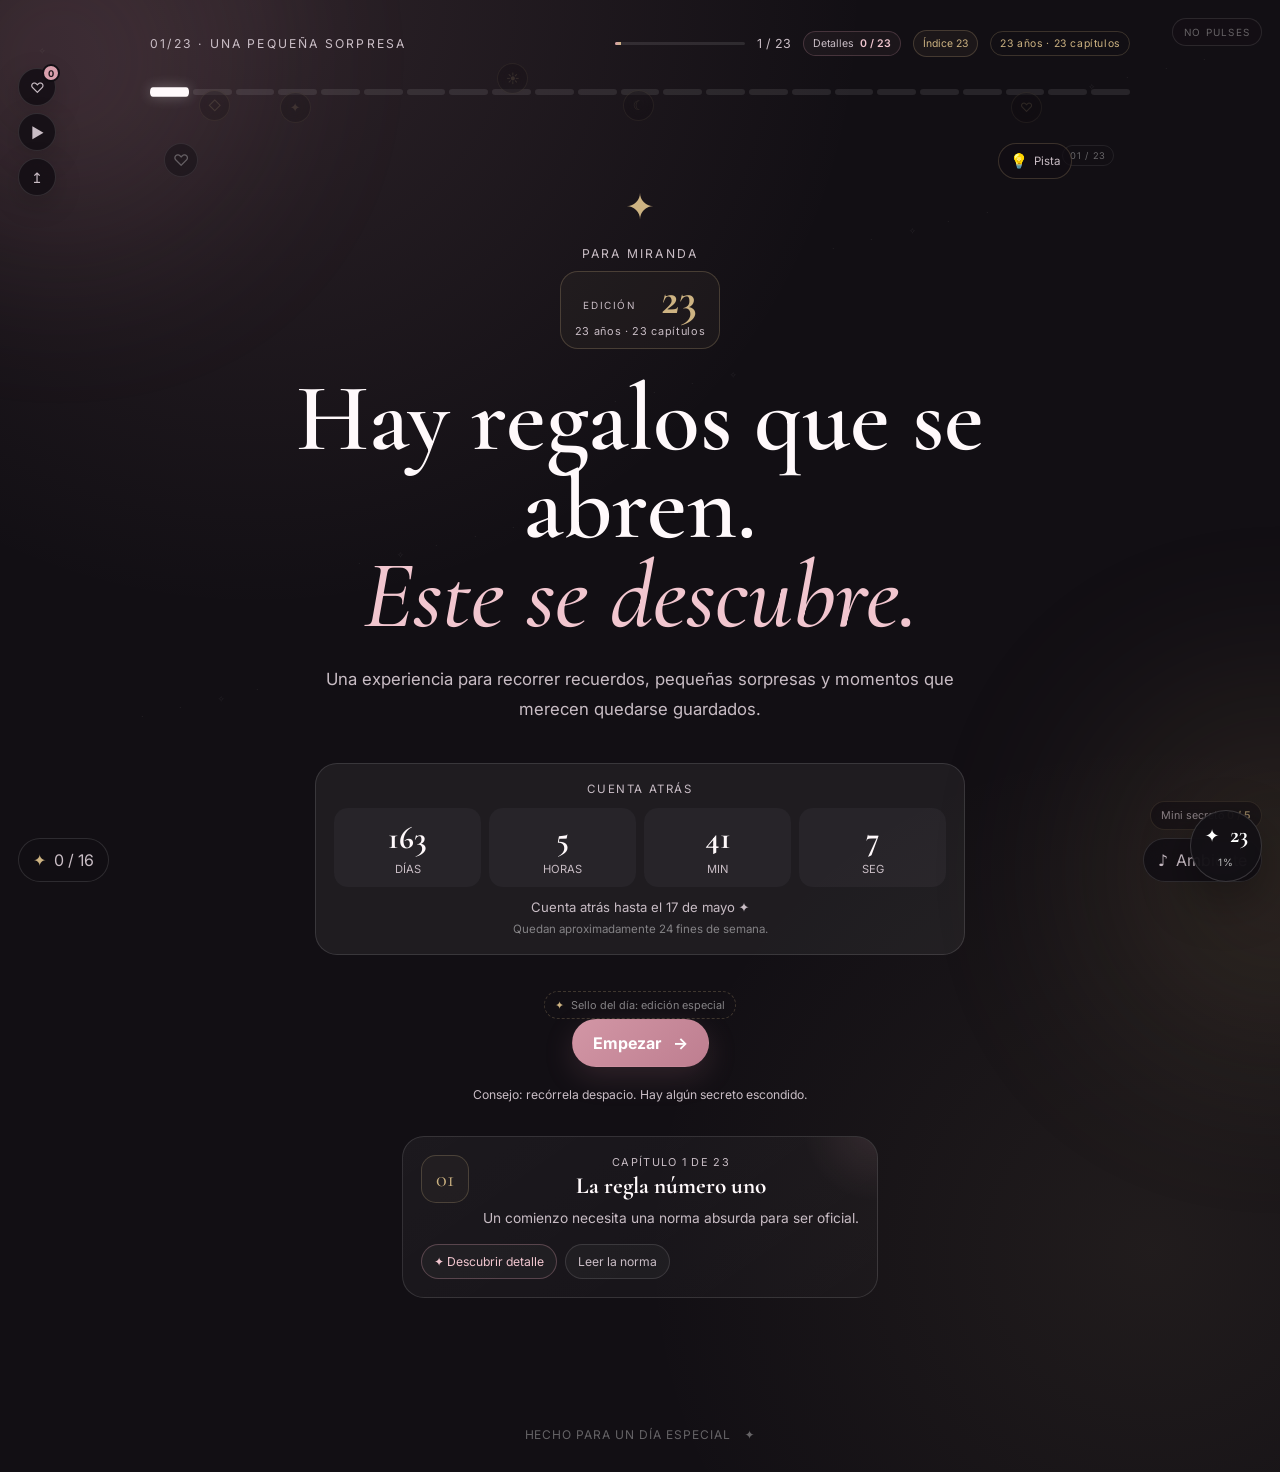
<file: index.html>
<!doctype html>
<html lang="es">
<head>
  <meta charset="utf-8">
  <meta name="viewport" content="width=device-width, initial-scale=1">
  <meta name="theme-color" content="#120f14">
  <meta name="description" content="Una experiencia de cumpleaños preparada para Miranda">
  <title>Para Miranda ✦</title>
  <link rel="preconnect" href="https://fonts.googleapis.com">
  <link rel="preconnect" href="https://fonts.gstatic.com" crossorigin>
  <link href="https://fonts.googleapis.com/css2?family=Cormorant+Garamond:wght@500;600;700&family=Inter:wght@400;500;600;700&display=swap" rel="stylesheet">
  <link rel="stylesheet" href="css/style.css">
  <link rel="stylesheet" href="css/extras.css">
  <link rel="stylesheet" href="css/special.css">
  <link rel="stylesheet" href="css/ultimate.css">
  <link rel="stylesheet" href="css/planner.css">
  <link rel="stylesheet" href="css/chapters.css">
  <link rel="stylesheet" href="css/microdetails.css">
  <link rel="stylesheet" href="css/features.css">
  <link rel="stylesheet" href="css/hints.css">
  <link rel="stylesheet" href="css/expansion.css?v=1">
  <link rel="stylesheet" href="css/gameplus.css?v=3">
  <link rel="stylesheet" href="css/personalize.css?v=2">
  <link rel="manifest" href="manifest.json">
  <link rel="icon" href="assets/favicon.svg" type="image/svg+xml">
</head>
<body>
  <div class="ambient ambient-one"></div>
  <div class="ambient ambient-two"></div>
  <div class="tap-effects" id="tapEffects" aria-hidden="true"></div>

  <button class="sound-toggle" id="soundToggle" type="button" aria-pressed="false" aria-label="Activar ambiente">
    <span aria-hidden="true">♪</span><span class="sound-label">Ambiente</span>
  </button>

  <button class="explore-toggle" id="exploreToggle" type="button" aria-expanded="false" aria-controls="explorePanel">
    <span>✦</span><span id="exploreCounter">0 / 16</span>
  </button>

  <aside class="explore-panel hidden" id="explorePanel" aria-label="Progreso de exploración">
    <div class="explore-head">
      <div><span class="kicker">Exploración</span><strong>Archivo secreto</strong></div>
      <button id="exploreClose" type="button" aria-label="Cerrar">×</button>
    </div>
    <div class="secret-progress"><span id="secretProgressBar"></span></div>
    <p id="secretProgressText">Encuentra secretos y completa pequeñas misiones.</p>
    <div class="badge-grid" id="badgeGrid"></div>
    <div class="achievement-history" id="achievementHistory"></div>
  </aside>

  <div class="birthday-banner hidden" id="birthdayBanner" aria-live="polite">
    <span>✦</span><strong>17 de mayo · Modo cumpleaños activado</strong><span>✦</span>
  </div>

  <button class="do-not-press" id="doNotPress" type="button">NO PULSES</button>
  <button class="install-app hidden" id="installApp" type="button">＋ Añadir al móvil</button>
  <button class="dev-toggle hidden" id="devToggle" type="button">⚙ DEV</button>
  <aside class="dev-panel hidden" id="devPanel">
    <div class="dev-head"><strong>Panel de pruebas</strong><button id="devClose" type="button">×</button></div>
    <p>Solo aparece al abrir la web con <code>?dev=1</code>.</p>
    <div class="dev-grid">
      <button id="devBirthday" type="button">Simular cumpleaños</button>
      <button id="devUnlock" type="button">Desbloquear logros</button>
      <button id="devFinal" type="button">Saltar al final</button>
      <button id="devReset" type="button">Reiniciar progreso</button>
    </div>
  </aside>

  <main class="experience" id="experience">
    <div class="topbar">
      <span class="eyebrow" id="chapterLabel">Una pequeña sorpresa</span>
      <div class="progress-wrap" aria-label="Progreso">
        <div class="progress-track"><span id="progressBar"></span></div>
        <span id="stepCounter">1 / 23</span><span class="age-chapter-mark">23 años · 23 capítulos</span>
      </div>
    </div>

    <section class="scene active intro" data-title="Una pequeña sorpresa" data-scene-id="intro">
      <button class="intro-symbol secret-trigger" id="secretTrigger" type="button" aria-label="Estrella decorativa">✦</button>
      <p class="kicker">Para Miranda</p>
      <h1>Hay regalos que se abren.<br><em>Este se descubre.</em></h1>
      <p class="lead">Una experiencia para recorrer recuerdos, pequeñas sorpresas y momentos que merecen quedarse guardados.</p>

      <div class="countdown-card" id="countdownCard">
        <span class="countdown-label">Cuenta atrás</span>
        <div class="countdown" id="countdown">
          <div><strong id="days">--</strong><span>días</span></div>
          <div><strong id="hours">--</strong><span>horas</span></div>
          <div><strong id="minutes">--</strong><span>min</span></div>
          <div><strong id="seconds">--</strong><span>seg</span></div>
        </div>
        <p id="countdownMessage">La fecha se añadirá cuando personalicemos la versión final.</p>
      </div>

      <button class="primary next" type="button">Empezar <span>→</span></button>
      <p class="tiny-note">Consejo: recórrela despacio. Hay algún secreto escondido.</p>
    </section>

    <section class="scene" data-title="Nuestra historia" data-scene-id="timeline">
      <div class="section-heading"><span class="chapter-number">01</span><div><p class="kicker">Nuestra historia</p><h2>Todo empezó por algún sitio</h2></div></div>
      <div class="timeline">
        <button class="timeline-item memory-card" type="button" data-memory="Aquí irá cómo empezó vuestra historia y una fecha real."><span class="timeline-dot"></span><span class="timeline-date">El comienzo</span><strong>El primer capítulo</strong><small>Toca para descubrir</small></button>
        <button class="timeline-item memory-card" type="button" data-memory="Aquí pondremos una primera foto, una cita o una anécdota especial."><span class="timeline-dot"></span><span class="timeline-date">Un poco después</span><strong>Un recuerdo que merece quedarse</strong><small>Toca para descubrir</small></button>
        <button class="timeline-item memory-card" type="button" data-memory="Este espacio puede guardar algo que solo vosotros entendáis."><span class="timeline-dot"></span><span class="timeline-date">Uno de muchos</span><strong>Ese momento que sigue haciendo sonreír</strong><small>Toca para descubrir</small></button>
        <button class="timeline-item memory-card" type="button" data-memory="Aquí puede ir un momento más reciente para conectar el principio con el presente."><span class="timeline-dot"></span><span class="timeline-date">Ahora</span><strong>Y todavía quedan capítulos</strong><small>Toca para descubrir</small></button>
      </div>
      <div class="reveal-box" id="memoryReveal" aria-live="polite">Toca uno de los recuerdos para abrirlo.</div>
      <div class="actions"><button class="secondary prev" type="button">← Volver</button><button class="primary next" type="button">Seguir <span>→</span></button></div>
    </section>

    <section class="scene" data-title="Constelación de recuerdos" data-scene-id="constellation">
      <div class="section-heading"><span class="chapter-number">02</span><div><p class="kicker">Un cielo propio</p><h2>Constelación de recuerdos</h2></div></div>
      <p class="helper">Cada estrella puede convertirse en un recuerdo real. Toca cualquiera.</p>
      <div class="constellation" id="constellation">
        <svg viewBox="0 0 700 360" role="img" aria-label="Constelación decorativa de recuerdos">
          <path d="M80 250 L190 120 L315 210 L440 90 L585 180 L635 75" />
          <path d="M315 210 L365 305 L585 180" />
        </svg>
        <button class="star s1 constellation-star" type="button" data-memory="El primer recuerdo importante irá aquí." aria-label="Recuerdo 1">✦</button>
        <button class="star s2 constellation-star" type="button" data-memory="Aquí puede aparecer una foto o una frase corta." aria-label="Recuerdo 2">✧</button>
        <button class="star s3 constellation-star" type="button" data-memory="Un momento divertido puede vivir en esta estrella." aria-label="Recuerdo 3">✦</button>
        <button class="star s4 constellation-star" type="button" data-memory="Esta puede ser una de las estrellas principales de vuestra historia." aria-label="Recuerdo 4">✧</button>
        <button class="star s5 constellation-star" type="button" data-memory="Aquí podemos esconder algo inesperado." aria-label="Recuerdo 5">✦</button>
        <button class="star s6 constellation-star" type="button" data-memory="Esta estrella puede guardar un plan futuro." aria-label="Recuerdo 6">✧</button>
      </div>
      <div class="reveal-box" id="constellationReveal">Elige una estrella.</div>
      <div class="actions"><button class="secondary prev" type="button">← Volver</button><button class="primary next" type="button">Ver las fotos <span>→</span></button></div>
    </section>

    <section class="scene" data-title="Galería de recuerdos" data-scene-id="gallery">
      <div class="section-heading"><span class="chapter-number">03</span><div><p class="kicker">Fotos</p><h2>Un pequeño carrete de recuerdos</h2></div></div>
      <div class="photo-grid" id="photoGrid">
        <button class="polaroid rotate-left photo-card" type="button" data-caption="Aquí irá el texto de vuestra primera foto favorita."><div class="photo-placeholder">📷</div><p>Foto favorita #1</p></button>
        <button class="polaroid rotate-right photo-card" type="button" data-caption="Una noche, una salida o un momento que merezca volver a verse."><div class="photo-placeholder">🌙</div><p>Una noche especial</p></button>
        <button class="polaroid rotate-left-soft photo-card" type="button" data-caption="Aquí puede ir ese sitio que siempre recuerdas."><div class="photo-placeholder">🌅</div><p>Ese lugar</p></button>
        <button class="polaroid rotate-right-soft photo-card" type="button" data-caption="Esta tarjeta puede convertirse en tu foto preferida de los dos."><div class="photo-placeholder">✨</div><p>Mi favorita</p></button>
      </div>
      <div class="reveal-box" id="photoReveal">Toca una foto para leer su historia.</div>
      <button class="random-memory" id="randomMemory" type="button">Llévame a un recuerdo al azar ✦</button>
      <div class="actions"><button class="secondary prev" type="button">← Volver</button><button class="primary next" type="button">Jugar <span>→</span></button></div>
    </section>

    <section class="scene" data-title="El juego" data-scene-id="quiz">
      <div class="section-heading"><span class="chapter-number">04</span><div><p class="kicker">Mini juego</p><h2>¿Cuánto recuerdas?</h2></div></div>
      <div class="quiz-card">
        <div class="quiz-topline"><span id="quizProgress">Pregunta 1 de 3</span><span id="quizScore">0 puntos</span></div>
        <h3 id="quizQuestion">Cargando pregunta…</h3>
        <div class="quiz-options" id="quizOptions"></div>
        <p class="quiz-result" id="quizResult" aria-live="polite">Elige una respuesta.</p>
        <button class="secondary hidden" id="nextQuestion" type="button">Siguiente pregunta →</button>
      </div>
      <div class="actions"><button class="secondary prev" type="button">← Volver</button><button class="primary next" type="button">Continuar <span>→</span></button></div>
    </section>

    <section class="scene" data-title="Nuestros números" data-scene-id="numbers">
      <div class="section-heading"><span class="chapter-number">05</span><div><p class="kicker">Nuestros números</p><h2>Una historia también se puede contar así</h2></div></div>
      <div class="number-grid">
        <article><strong data-count="0" id="daysTogether">—</strong><span>días desde una fecha especial</span></article>
        <article><strong>∞</strong><span>recuerdos por crear</span></article>
        <article><strong id="photoCount">4</strong><span>fotos preparadas en la demo</span></article>
        <article><strong id="secretCount">16</strong><span>logros y secretos por descubrir</span></article>
      </div>
      <p class="helper">Cuando me pases las fechas reales podemos calcular automáticamente días, meses y aniversarios.</p>
      <div class="actions"><button class="secondary prev" type="button">← Volver</button><button class="primary next" type="button">Seguir <span>→</span></button></div>
    </section>

    <section class="scene" data-title="Pequeños detalles" data-scene-id="reasons">
      <div class="section-heading"><span class="chapter-number">06</span><div><p class="kicker">Pequeños detalles</p><h2>Cosas que merecen decirse</h2></div></div>
      <div class="reason-card">
        <span class="quote-mark">“</span>
        <p id="reasonText">Aquí aparecerá una razón personal que quieras dedicarle.</p>
        <button class="secondary" id="reasonButton" type="button">Dime otra ✦</button>
      </div>
      <div class="actions"><button class="secondary prev" type="button">← Volver</button><button class="primary next" type="button">Abrir mensajes <span>→</span></button></div>
    </section>

    <section class="scene" data-title="Ábrelo cuando…" data-scene-id="openwhen">
      <div class="section-heading"><span class="chapter-number">07</span><div><p class="kicker">Mensajes guardados</p><h2>Ábrelo cuando…</h2></div></div>
      <div class="envelope-grid">
        <button class="envelope-card open-when" type="button" data-message="Aquí irá un mensaje bonito para un día complicado."><span class="envelope-icon">☁</span><strong>…tengas un mal día</strong><small>Abrir mensaje</small></button>
        <button class="envelope-card open-when" type="button" data-message="Aquí puede ir una anécdota que siempre consiga hacer sonreír."><span class="envelope-icon">☀</span><strong>…necesites sonreír</strong><small>Abrir mensaje</small></button>
        <button class="envelope-card open-when" type="button" data-message="Aquí puede aparecer una fotografía y un recuerdo corto."><span class="envelope-icon">✦</span><strong>…quieras recordar</strong><small>Abrir mensaje</small></button>
        <button class="envelope-card open-when" type="button" data-message="Este será el mensaje reservado para el cumpleaños."><span class="envelope-icon">♡</span><strong>…sea tu cumpleaños</strong><small>Abrir mensaje</small></button>
      </div>
      <div class="reveal-box" id="openWhenReveal">Elige uno de los sobres.</div>
      <div class="actions"><button class="secondary prev" type="button">← Volver</button><button class="primary next" type="button">Ir al futuro <span>→</span></button></div>
    </section>

    <section class="scene" data-title="Cápsula del tiempo" data-scene-id="future">
      <div class="section-heading"><span class="chapter-number">08</span><div><p class="kicker">Cápsula del tiempo</p><h2>Cosas que todavía quedan por vivir</h2></div></div>
      <div class="future-grid">
        <article><span>01</span><strong>Un lugar pendiente</strong><p>Aquí podemos poner un destino al que queráis ir.</p></article>
        <article><span>02</span><strong>Un plan sencillo</strong><p>Algo pequeño que quieras hacer juntos.</p></article>
        <article><span>03</span><strong>Una promesa bonita</strong><p>Una idea para guardar y volver a leer más adelante.</p></article>
        <article><span>04</span><strong>Una aventura</strong><p>Una experiencia que todavía no habéis vivido.</p></article>
      </div>
      <div class="actions"><button class="secondary prev" type="button">← Volver</button><button class="primary next" type="button">Elegir un plan <span>→</span></button></div>
    </section>

    <section class="scene" data-title="Ruleta de planes" data-scene-id="plans">
      <div class="section-heading"><span class="chapter-number">09</span><div><p class="kicker">Por si algún día falta una idea</p><h2>Ruleta de planes</h2></div></div>

      <div class="plan-stage planner-stage">
        <div class="wheel" id="planWheel" aria-hidden="true"><span>✦</span></div>
        <span class="plan-category" id="planCategory">Plan sorpresa</span>
        <p class="plan-result" id="planResult">Pulsa el botón y deja que el azar elija.</p>
        <button class="primary" id="spinPlan" type="button">Elegir un plan</button>

        <div class="plan-actions hidden" id="planActions">
          <button class="secondary" id="savePlanLater" type="button">♡ Guardar para más adelante</button>
          <button class="secondary" id="schedulePlan" type="button">▣ Elegir fecha</button>
        </div>
      </div>

      <div class="custom-plan-card">
        <div>
          <p class="kicker">¿Ya tienes una idea?</p>
          <strong>Añadir un plan propio</strong>
        </div>
        <div class="custom-plan-row">
          <input id="customPlanInput" type="text" maxlength="90" placeholder="Ej: merienda + paseo al atardecer">
          <button class="secondary" id="customPlanAdd" type="button">Guardar idea</button>
        </div>
      </div>

      <div class="saved-plans">
        <div class="saved-plans-head">
          <div><p class="kicker">Nuestra lista</p><h3>Planes guardados</h3></div>
          <div class="plan-tabs" role="tablist" aria-label="Filtrar planes">
            <button class="active" type="button" data-plan-filter="all">Todos</button>
            <button type="button" data-plan-filter="later">Pendientes</button>
            <button type="button" data-plan-filter="scheduled">Con fecha</button>
            <button type="button" data-plan-filter="done">Hechos</button>
          </div>
        </div>
        <div class="saved-plan-list" id="savedPlanList">
          <div class="empty-plans">Todavía no hay planes guardados. Gira la ruleta y guarda alguno que os guste ✦</div>
        </div>
      </div>

      <div class="actions"><button class="secondary prev" type="button">← Volver</button><button class="primary next" type="button">Seguir <span>→</span></button></div>
    </section>

    <div class="plan-modal hidden" id="planModal" role="dialog" aria-modal="true" aria-labelledby="planModalTitle">
      <div class="plan-modal-card">
        <button class="plan-modal-close" id="planModalClose" type="button" aria-label="Cerrar">×</button>
        <p class="kicker">Programar plan</p>
        <h3 id="planModalTitle">Elegir una fecha</h3>
        <p class="plan-modal-name" id="planModalName"></p>
        <label for="planDate">Fecha</label>
        <input id="planDate" type="date">
        <label for="planTime">Hora <span>(opcional)</span></label>
        <input id="planTime" type="time">
        <label for="planNote">Nota <span>(opcional)</span></label>
        <textarea id="planNote" rows="3" maxlength="160" placeholder="Ej: reservar antes, llevar cámara..."></textarea>
        <div class="plan-modal-actions">
          <button class="secondary" id="planSaveOnly" type="button">Guardar con fecha</button>
          <button class="primary" id="planSaveCalendar" type="button">Guardar + calendario</button>
        </div>
      </div>
    </div>

    <section class="scene" data-title="Zona secreta" data-scene-id="secrets">
      <div class="section-heading"><span class="chapter-number">10</span><div><p class="kicker">Zona secreta</p><h2>Hay cosas que no se enseñan a la primera</h2></div></div>

      <div class="daily-card">
        <span class="daily-icon">☼</span>
        <div>
          <small id="timeGreeting">Un detalle para este momento</small>
          <strong id="dailyMemory">Cargando recuerdo del día…</strong>
        </div>
      </div>

      <div class="secret-tools">
        <article class="scratch-card">
          <div>
            <p class="kicker">Rasca y descubre</p>
            <h3>Hay algo debajo</h3>
            <p class="helper">Pasa el dedo o el ratón por la tarjeta.</p>
          </div>
          <div class="scratch-stage" id="scratchStage">
            <div class="scratch-prize"><span>♡</span><strong>Mensaje secreto</strong><small>Aquí irá una frase o fotografía especial.</small></div>
            <canvas id="scratchCanvas" aria-label="Tarjeta para rascar"></canvas>
          </div>
          <button class="secondary" id="scratchReveal" type="button">Revelar sin rascar</button>
        </article>

        <article class="vault-card">
          <p class="kicker">Caja fuerte</p>
          <h3>Solo para quien conozca la respuesta</h3>
          <label for="vaultInput">¿Para quién está hecha esta página?</label>
          <div class="vault-row">
            <input id="vaultInput" type="text" autocomplete="off" placeholder="Escribe la respuesta">
            <button class="primary" id="vaultButton" type="button">Abrir</button>
          </div>
          <p class="vault-result" id="vaultResult" aria-live="polite">Pista: el nombre aparece más de una vez en la web.</p>
        </article>
      </div>

      <div class="actions"><button class="secondary prev" type="button">← Volver</button><button class="primary next" type="button">Elegir una puerta <span>→</span></button></div>
    </section>

    <section class="scene" data-title="Elige una puerta" data-scene-id="doors">
      <div class="section-heading"><span class="chapter-number">11</span><div><p class="kicker">Tres caminos</p><h2>Elige una puerta</h2></div></div>
      <p class="helper">Las tres se pueden abrir, pero cada una guarda una idea diferente.</p>
      <div class="door-grid">
        <button class="door-card" type="button" data-door="Un recuerdo especial puede aparecer aquí con una foto sorpresa."><span class="door-number">I</span><span class="door-shape">⌂</span><strong>Pasado</strong><small>Un recuerdo</small></button>
        <button class="door-card" type="button" data-door="Aquí puede esconderse una frase que quieras decirle hoy."><span class="door-number">II</span><span class="door-shape">⌂</span><strong>Presente</strong><small>Un mensaje</small></button>
        <button class="door-card" type="button" data-door="Esta puerta puede revelar un plan, viaje o sueño que quieras compartir."><span class="door-number">III</span><span class="door-shape">⌂</span><strong>Futuro</strong><small>Una aventura</small></button>
      </div>
      <div class="reveal-box" id="doorReveal">Elige una de las tres puertas.</div>
      <div class="actions"><button class="secondary prev" type="button">← Volver</button><button class="primary next" type="button">¿Cómo estás hoy? <span>→</span></button></div>
    </section>

    <section class="scene" data-title="Para cada momento" data-scene-id="mood">
      <div class="section-heading"><span class="chapter-number">12</span><div><p class="kicker">Para cada momento</p><h2>¿Cómo estás hoy?</h2></div></div>
      <div class="mood-grid">
        <button class="mood-card" type="button" data-mood="happy"><span>☀</span><strong>Feliz</strong></button>
        <button class="mood-card" type="button" data-mood="tired"><span>☾</span><strong>Cansada</strong></button>
        <button class="mood-card" type="button" data-mood="bored"><span>✦</span><strong>Aburrida</strong></button>
        <button class="mood-card" type="button" data-mood="blue"><span>☁</span><strong>Día gris</strong></button>
      </div>
      <div class="mood-message" id="moodMessage">
        <span>♡</span>
        <p>Elige cómo te sientes y aquí aparecerá un mensaje, una foto o un plan pensado para ese momento.</p>
      </div>

      <div class="archive-lock" id="archiveLock">
        <span class="archive-icon">◇</span>
        <div><small>Archivo secreto de Miranda</small><strong id="archiveStatus">Bloqueado</strong></div>
        <button class="secondary" id="archiveButton" type="button" disabled>Necesitas 7 logros</button>
      </div>

      <div class="archive-content hidden" id="archiveContent">
        <p class="kicker">Archivo secreto desbloqueado</p>
        <h3>Esto no aparecía en el recorrido normal</h3>
        <p>Aquí pondremos una fotografía especialmente importante, una broma interna y un mensaje extra. Solo se abrirá después de explorar suficiente la página.</p>
        <div class="archive-placeholder">✦ &nbsp; FOTO / RECUERDO SECRETO &nbsp; ✦</div>
        <a class="archive-link" href="archivo.html">Entrar en la segunda página secreta →</a>
      </div>

      <div class="actions"><button class="secondary prev" type="button">← Volver</button><button class="primary next" type="button">Ir a la carta <span>→</span></button></div>
    </section>

    <section class="scene" data-title="Puzzle secreto" data-scene-id="puzzle">
      <div class="section-heading"><span class="chapter-number">13</span><div><p class="kicker">Una pieza cada vez</p><h2>Puzzle secreto</h2></div></div>
      <p class="helper">En la versión final este puzzle puede usar una foto vuestra. De momento tiene un diseño de prueba: ordena las piezas del 1 al 8.</p>
      <div class="puzzle-wrap">
        <div class="puzzle-board" id="puzzleBoard" aria-label="Puzzle deslizante"></div>
        <div class="puzzle-side">
          <span class="puzzle-medal">◇</span>
          <h3 id="puzzleTitle">Una imagen por descubrir</h3>
          <p id="puzzleStatus">Mueve las piezas hasta dejarlas en orden.</p>
          <button class="secondary" id="shufflePuzzle" type="button">Mezclar de nuevo</button>
        </div>
      </div>
      <div class="actions"><button class="secondary prev" type="button">← Volver</button><button class="primary next" type="button">Ver el bingo <span>→</span></button></div>
    </section>

    <section class="scene" data-title="Bingo de planes" data-scene-id="bingo">
      <div class="section-heading"><span class="chapter-number">14</span><div><p class="kicker">Para ir completando</p><h2>Bingo de recuerdos futuros</h2></div></div>
      <p class="helper">Marca los planes que ya hayáis hecho o los que quieras convertir en realidad. Se guardan en este navegador.</p>
      <div class="bingo-grid" id="bingoGrid">
        <button type="button">Ver un amanecer</button>
        <button type="button">Cocinar algo nuevo</button>
        <button type="button">Hacer una escapada</button>
        <button type="button">Noche de película</button>
        <button type="button" class="bingo-center">✦ NOSOTROS ✦</button>
        <button type="button">Descubrir un sitio</button>
        <button type="button">Hacernos fotos</button>
        <button type="button">Plan improvisado</button>
        <button type="button">Cumplir una locura pendiente</button>
      </div>
      <div class="reveal-box" id="bingoStatus">0 de 9 casillas marcadas.</div>
      <div class="actions"><button class="secondary prev" type="button">← Volver</button><button class="primary next" type="button">Nuestra película <span>→</span></button></div>
    </section>

    <section class="scene" data-title="Nuestra película" data-scene-id="cinema">
      <div class="section-heading"><span class="chapter-number">15</span><div><p class="kicker">Una historia en pantalla</p><h2>Nuestra película</h2></div></div>
      <div class="movie-ticket">
        <span class="ticket-hole left"></span><span class="ticket-hole right"></span>
        <small>EDICIÓN ESPECIAL · 17 MAYO</small>
        <strong>Miranda — La historia continúa</strong>
        <p>Una producción hecha de recuerdos, planes y muchas escenas que todavía no se han grabado.</p>
      </div>
      <div class="credits-stage" id="creditsStage">
        <div class="credits-roll" id="creditsRoll">
          <p class="credits-small">UNA PEQUEÑA PRODUCCIÓN</p>
          <h3>Para Miranda</h3>
          <p>PROTAGONISTA<br><strong>Miranda</strong></p>
          <p>RECUERDOS<br><strong>Los que ya existen</strong></p>
          <p>LOCALIZACIONES<br><strong>Las que iremos añadiendo</strong></p>
          <p>BANDA SONORA<br><strong>Pendiente de elegir</strong></p>
          <p>PRÓXIMA TEMPORADA<br><strong>En construcción ✦</strong></p>
          <p class="credits-end">CONTINUARÁ…</p>
        </div>
      </div>
      <button class="secondary credits-button" id="playCredits" type="button">Reproducir créditos</button>
      <div class="actions"><button class="secondary prev" type="button">← Volver</button><button class="primary next" type="button">Ir a la carta <span>→</span></button></div>
    </section>

    <section class="scene" data-title="Elige el camino" data-scene-id="choices">
      <div class="section-heading"><span class="chapter-number">16</span><div><p class="kicker">Pequeñas decisiones</p><h2>¿Qué capítulo abrirías ahora?</h2></div></div>
      <p class="helper">La elección cambia el mensaje y quedará guardada como parte del recorrido.</p>
      <div class="choice-grid">
        <button class="choice-card" type="button" data-choice="past"><span>◌</span><strong>Volver a un recuerdo</strong><small>Algo que ya pasó</small></button>
        <button class="choice-card" type="button" data-choice="present"><span>♡</span><strong>Quedarnos aquí</strong><small>Disfrutar del presente</small></button>
        <button class="choice-card" type="button" data-choice="future"><span>✦</span><strong>Mirar hacia delante</strong><small>Algo que aún no existe</small></button>
      </div>
      <div class="choice-result" id="choiceResult">Todavía no has elegido un camino.</div>
      <div class="actions"><button class="secondary prev" type="button">← Volver</button><button class="primary next" type="button">Máquina del tiempo <span>→</span></button></div>
    </section>

    <section class="scene" data-title="Máquina del tiempo" data-scene-id="timemachine">
      <div class="section-heading"><span class="chapter-number">17</span><div><p class="kicker">Viaje rápido</p><h2>Máquina del tiempo</h2></div></div>
      <p class="helper">Cuando añadamos recuerdos reales, cada etapa tendrá fotos y textos propios.</p>
      <div class="time-machine">
        <div class="time-dial" id="timeDial"><span>✦</span></div>
        <div class="time-controls">
          <button type="button" data-era="beginning">El comienzo</button>
          <button type="button" data-era="moments">Los momentos</button>
          <button type="button" data-era="today">Hoy</button>
          <button type="button" data-era="future">El futuro</button>
        </div>
        <div class="time-output" id="timeOutput">Selecciona una etapa.</div>
      </div>
      <div class="actions"><button class="secondary prev" type="button">← Volver</button><button class="primary next" type="button">Cápsulas <span>→</span></button></div>
    </section>

    <section class="scene" data-title="Cápsulas en el tiempo" data-scene-id="capsules">
      <div class="section-heading"><span class="chapter-number">18</span><div><p class="kicker">No todo se abre hoy</p><h2>Cápsulas en el tiempo</h2></div></div>
      <p class="helper">Algunas sorpresas pueden depender de la fecha o del progreso.</p>
      <div class="capsule-grid">
        <button class="capsule-card" id="birthdayCapsule" type="button"><span class="capsule-lock">◇</span><small>17 de mayo</small><strong>Cápsula de cumpleaños</strong><em id="birthdayCapsuleStatus">Bloqueada</em></button>
        <button class="capsule-card" id="nightCapsule" type="button"><span class="capsule-lock">☾</span><small>Después de las 21:00</small><strong>Cápsula nocturna</strong><em id="nightCapsuleStatus">Bloqueada</em></button>
        <button class="capsule-card" id="achievementCapsule" type="button"><span class="capsule-lock">✦</span><small>Exploración</small><strong>Cápsula de logros</strong><em id="achievementCapsuleStatus">Bloqueada</em></button>
      </div>
      <div class="reveal-box" id="capsuleReveal">Las cápsulas se abrirán cuando se cumpla su condición.</div>
      <div class="actions"><button class="secondary prev" type="button">← Volver</button><button class="primary next" type="button">Juego de memoria <span>→</span></button></div>
    </section>

    <section class="scene" data-title="Juego de memoria" data-scene-id="memorygame">
      <div class="section-heading"><span class="chapter-number">19</span><div><p class="kicker">Encuentra las parejas</p><h2>Memoria de recuerdos</h2></div></div>
      <p class="helper">Más adelante estas cartas pueden ser miniaturas de fotos reales.</p>
      <div class="memory-board" id="memoryBoard"></div>
      <div class="memory-stats"><span id="memoryMoves">0 movimientos</span><span id="memoryPairs">0 / 4 parejas</span></div>
      <button class="secondary memory-reset" id="memoryReset" type="button">Mezclar cartas</button>
      <div class="actions"><button class="secondary prev" type="button">← Volver</button><button class="primary next" type="button">Antes y ahora <span>→</span></button></div>
    </section>

    <section class="scene" data-title="Antes y ahora" data-scene-id="beforeafter">
      <div class="section-heading"><span class="chapter-number">20</span><div><p class="kicker">Dos momentos</p><h2>Antes y ahora</h2></div></div>
      <p class="helper">Cuando tengamos dos fotos adecuadas, podrás deslizar para comparar dos etapas.</p>
      <div class="compare-wrap" id="compareWrap">
        <div class="compare-base"><span>AHORA</span><strong>Foto actual</strong></div>
        <div class="compare-overlay" id="compareOverlay"><span>ANTES</span><strong>Foto anterior</strong></div>
        <input id="compareSlider" type="range" min="0" max="100" value="50" aria-label="Comparar antes y ahora">
        <div class="compare-line" id="compareLine"></div>
      </div>
      <div class="reveal-box">En la versión final podemos buscar dos fotos con encuadres parecidos para que el efecto quede espectacular.</div>
      <div class="actions"><button class="secondary prev" type="button">← Volver</button><button class="primary next" type="button">Ir a la carta <span>→</span></button></div>
    </section>

    <section class="scene" data-title="La carta" data-scene-id="letter">
      <div class="letter-stage">
        <p class="kicker">Capítulo final</p>
        <h2>Hay algo que merece leerse despacio</h2>
        <p class="helper">Toca el sobre para abrirlo.</p>
        <button class="big-envelope" id="letterButton" type="button" aria-expanded="false" aria-controls="letter"><span class="envelope-flap"></span><span class="envelope-body">♡</span></button>
        <article class="letter hidden" id="letter">
          <p class="letter-date">Cumpleaños de Miranda</p>
          <h3>Tu carta personal irá aquí</h3>
          <p>Este espacio está reservado para una carta escrita con tus propias palabras, recuerdos y detalles reales.</p>
          <p>La versión definitiva puede terminar con una frase corta antes de revelar el regalo o plan sorpresa.</p>
          <p class="letter-signature">— Tu mensaje</p>
        </article>
        <button class="primary hidden" id="finalReveal" type="button">Una última sorpresa… <span>→</span></button>
      </div>
      <div class="actions single-back"><button class="secondary prev" type="button">← Volver</button></div>
    </section>

    <section class="scene finale" data-title="La sorpresa final" data-scene-id="finale">
      <div class="cinema-count hidden" id="cinemaCount" aria-live="polite">3</div>
      <div id="finalContent">
        <div class="stars">✦ · ✧ · ✦</div>
        <p class="kicker">Una última cosa</p>
        <h2>La página era solo una parte del regalo.</h2>
        <p class="lead">Aquí aparecerá el regalo real, una cena, una escapada, una experiencia o el último mensaje de la historia.</p>
        <div class="gift-card"><span>🎁</span><div><small>Sorpresa final</small><strong>Próximamente…</strong></div></div>
        <div class="completion" id="completionMessage">Has llegado hasta el final.</div>
        <div class="legendary-ending hidden" id="legendaryEnding">
          <span>✦</span>
          <small>FINAL SECRETO</small>
          <strong>Has descubierto absolutamente todo.</strong>
          <p>Este final solo aparece al completar todos los logros. Aquí pondremos el mensaje más escondido de toda la página.</p>
        </div>
        <button class="secondary" id="restartButton" type="button">Volver al principio</button>
      </div>
    </section>
  </main>

  <div class="secret-modal hidden" id="secretModal" role="dialog" aria-modal="true" aria-labelledby="secretTitle">
    <div class="secret-card">
      <button class="secret-close" id="secretClose" type="button" aria-label="Cerrar">×</button>
      <span class="secret-star">✦</span>
      <p class="kicker">Easter egg encontrado</p>
      <h2 id="secretTitle">Había algo escondido</h2>
      <p>Este rincón puede guardar una foto secreta, una broma interna o un mensaje que solo aparezca si se descubre el truco.</p>
    </div>
  </div>

  <footer><span>Hecho para un día especial</span><span>✦</span></footer>
  <script src="js/app.js?v=6"></script>
  <script src="js/extras.js?v=5"></script>
  <script src="js/special.js?v=5"></script>
  <script src="js/ultimate.js?v=2"></script>
  <script src="js/planner.js?v=1"></script>
  <script src="js/chapters.js?v=2"></script>
  <script src="js/microdetails.js?v=1"></script>
  <script src="js/features.js?v=2"></script>
  <script src="js/hints.js?v=1"></script>
  <script src="js/expansion.js?v=1"></script>
  <script src="js/gameplus.js?v=4"></script>
  <script src="js/hq-sprite/hq-01.js?v=2"></script>
  <script src="js/hq-sprite/hq-02.js?v=2"></script>
  <script src="js/hq-sprite/hq-03.js?v=2"></script>
  <script src="js/hq-sprite/hq-04.js?v=2"></script>
  <script src="js/hq-sprite/hq-05.js?v=2"></script>
  <script src="js/hq-sprite/hq-06.js?v=2"></script>
  <script src="js/hq-sprite/hq-07.js?v=2"></script>
  <script src="js/hq-sprite/hq-08.js?v=2"></script>
  <script src="js/hq-sprite/hq-09.js?v=2"></script>
  <script src="js/hq-sprite/hq-10.js?v=2"></script>
  <script src="js/hq-sprite/hq-11.js?v=2"></script>
  <script src="js/hq-sprite/hq-12.js?v=2"></script>
  <script src="js/hq-sprite/hq-13.js?v=2"></script>
  <script src="js/hq-sprite/hq-14.js?v=2"></script>
  <script src="js/hq-sprite/hq-15.js?v=2"></script>
  <script src="js/hq-sprite/hq-16.js?v=2"></script>
  <script src="js/hq-sprite/hq-17.js?v=2"></script>
  <script src="js/hq-sprite/hq-18.js?v=2"></script>
  <script src="js/hq-sprite/hq-19.js?v=2"></script>
  <script src="js/hq-sprite/hq-20.js?v=2"></script>
  <script src="js/hq-sprite/hq-21.js?v=2"></script>
  <script src="js/hq-sprite/hq-22.js?v=2"></script>
  <script src="js/hq-sprite/hq-23.js?v=2"></script>
  <script src="js/hq-sprite/hq-24.js?v=2"></script>
  <script src="js/hq-sprite/hq-25.js?v=2"></script>
  <script src="js/hq-sprite/hq-26.js?v=2"></script>
  <script src="js/hq-sprite/hq-27.js?v=2"></script>
  <script src="js/hq-sprite/hq-28.js?v=2"></script>
  <script src="js/hq-sprite/hq-29.js?v=2"></script>
  <script src="js/personalize.js?v=2"></script>
</body>
</html>
</file>
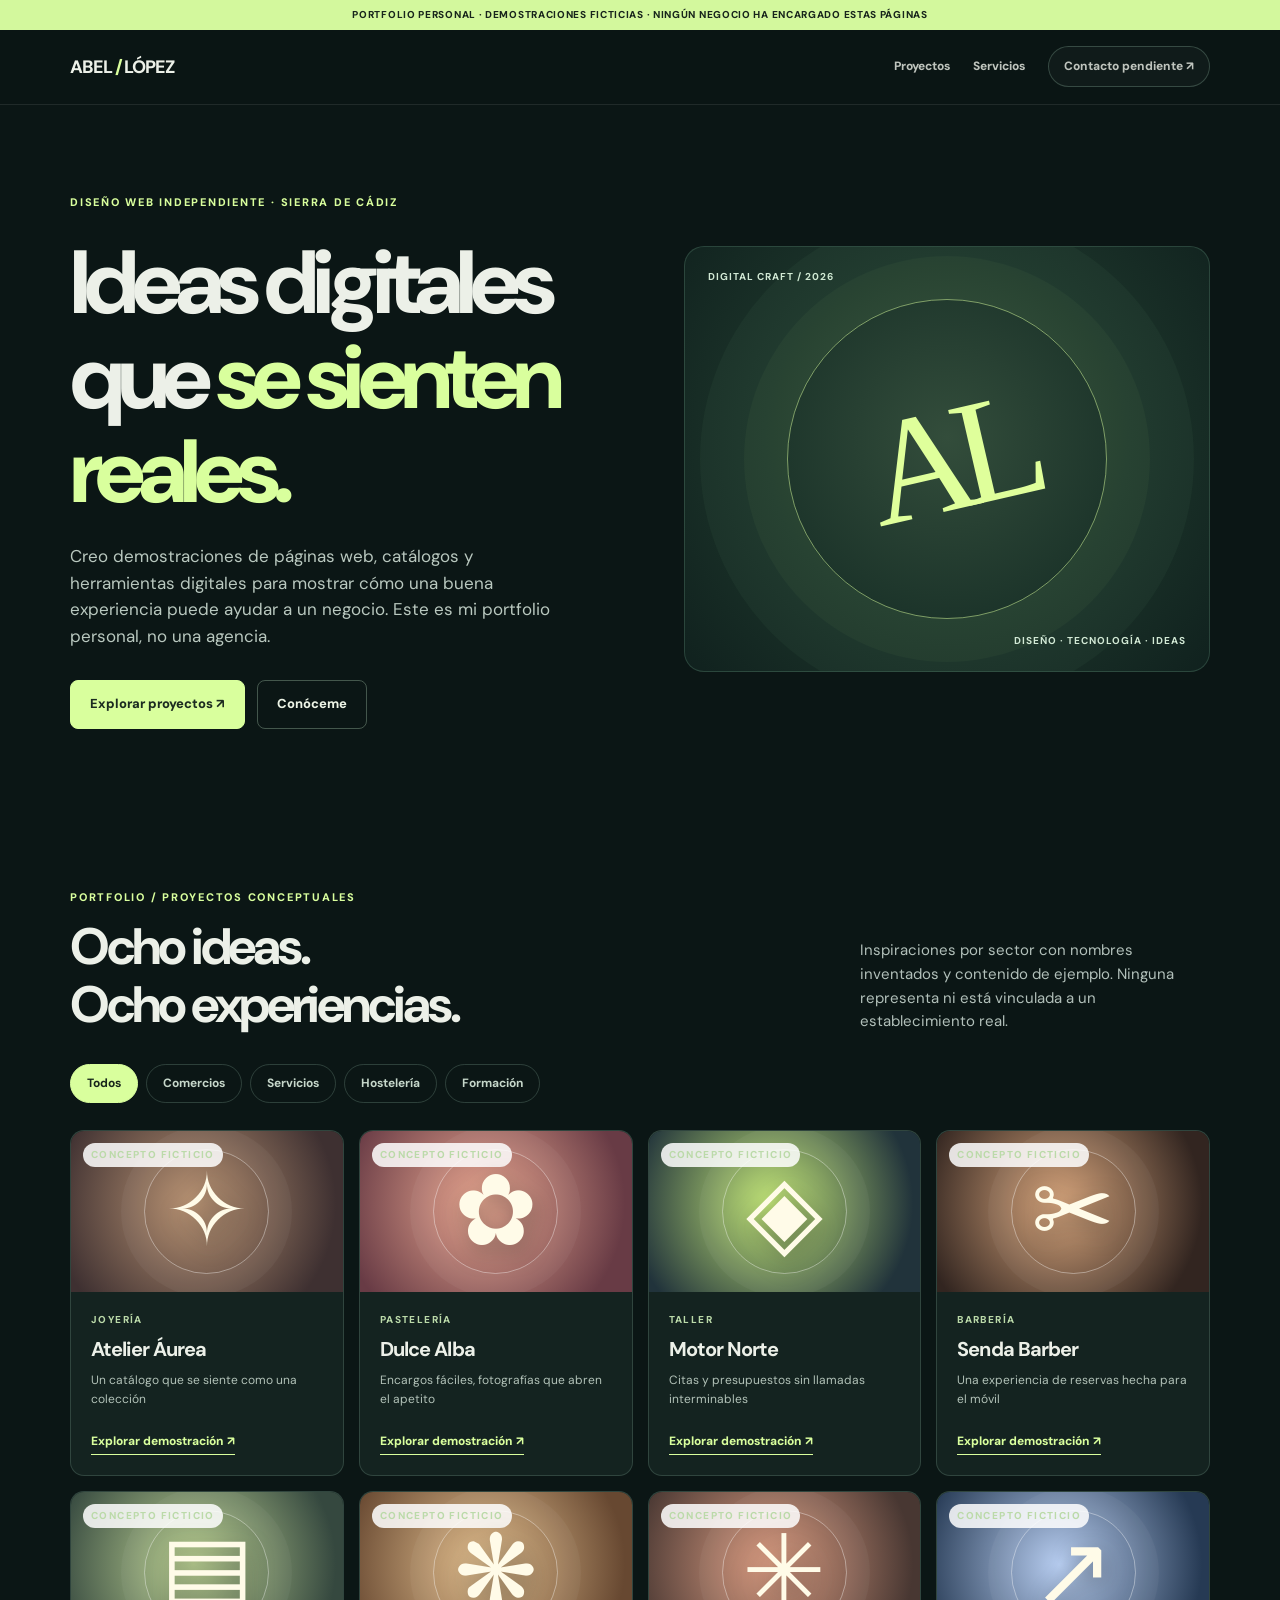
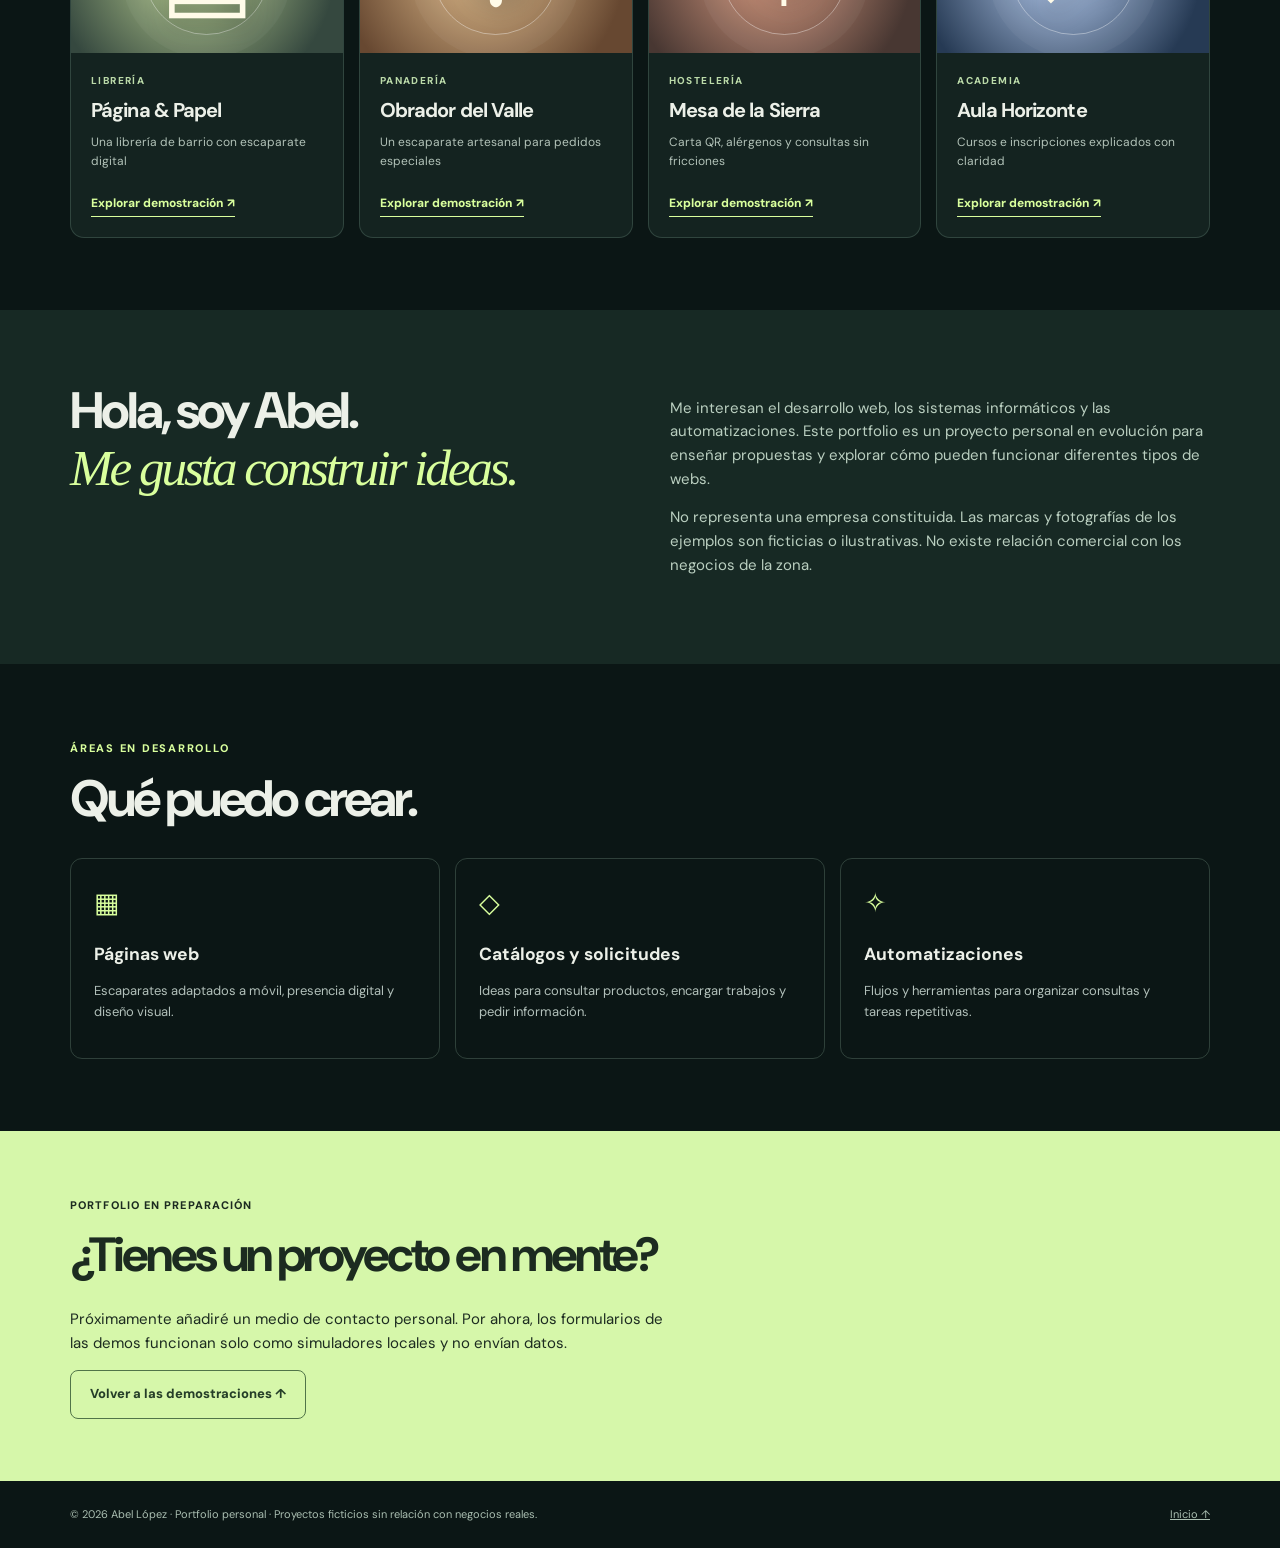
<file: portfolio/index.html>
<!doctype html><html lang="es"><head><meta charset="utf-8"><meta name="viewport" content="width=device-width, initial-scale=1"><meta name="description" content="Portfolio personal de Abel López: diseño web, catálogos digitales y demostraciones interactivas para negocios locales."><meta name="referrer" content="strict-origin-when-cross-origin"><title>Abel López — Diseño web y automatización</title><style>@import url('https://fonts.googleapis.com/css2?family=DM+Sans:wght@400;500;600;700;800&family=Manrope:wght@400;600;700;800&display=swap');
:root{--ink:#ecf0e8;--muted:#b2c0ba;--line:#4d655c;--green:#d9ff9d;--bg:#0b1615}*{box-sizing:border-box}html{scroll-behavior:smooth}body{margin:0;background:var(--bg);color:var(--ink);font:15px/1.58 'DM Sans',system-ui,Arial,sans-serif}a{text-decoration:none;color:inherit}button,input,textarea,select{font:inherit}button{cursor:pointer}button:focus-visible,a:focus-visible,input:focus-visible,select:focus-visible{outline:2px solid var(--green);outline-offset:4px}::selection{background:var(--green);color:var(--bg)}.banner{background:#d3f89d;color:#18251c;padding:7px 18px;text-align:center;font-size:10px;font-weight:800;letter-spacing:.07em}.container{width:min(1140px,calc(100% - 44px));margin:auto}header{border-bottom:1px solid #ffffff17;position:sticky;top:0;background:#0b1615f2;z-index:10;backdrop-filter:blur(14px)}.nav{min-height:74px;display:flex;align-items:center;justify-content:space-between;gap:15px}.brand{font-size:18px;font-weight:800;letter-spacing:-.06em}.brand span{color:var(--green)}nav{display:flex;align-items:center;gap:23px;font-size:12px;font-weight:800}nav a{opacity:.8}nav a:hover{opacity:1}.pill{border:1px solid #66857890;border-radius:40px;padding:10px 15px;background:#ffffff09}.tag{display:inline-block;color:var(--green);font-weight:800;font-size:11px;letter-spacing:.16em;text-transform:uppercase}.hero{padding:85px 0 84px;display:grid;grid-template-columns:1.03fr .97fr;gap:55px;align-items:center}.hero h1{font-size:clamp(57px,7vw,93px);line-height:1.05;letter-spacing:-.078em;margin:23px 0 24px;font-weight:800}.hero h1 em{font-style:normal;color:var(--green)}.hero p{color:#b9c8bf;max-width:510px;font-size:17px}.actions{display:flex;gap:12px;flex-wrap:wrap;margin-top:30px}.btn{border:1px solid #86a18b77;background:transparent;color:#edf4e6;border-radius:8px;font-size:13px;font-weight:800;padding:13px 19px;display:inline-flex;gap:8px;align-items:center;justify-content:center}.btn.primary{background:var(--green);color:#1b2b20;border-color:var(--green)}.orb-card{min-height:426px;background:radial-gradient(circle at 50% 45%,#334d3b 0%,#1c342a 52%,#10211e 100%);border:1px solid #5c887255;border-radius:20px;position:relative;display:grid;place-items:center;overflow:hidden}.ring{position:absolute;width:320px;height:320px;border:1px solid #d8ff9e85;border-radius:50%;box-shadow:0 0 0 43px #bbf88e09,0 0 0 87px #aaf8a609}.orb-card strong{position:relative;font-family:Georgia,serif;font-size:150px;color:#dfff9b;font-weight:400;letter-spacing:-.13em;transform:rotate(-13deg)}.corner{position:absolute;font-size:10px;color:#d2e9d5;letter-spacing:.1em;font-weight:700}.corner.top{top:22px;left:23px}.corner.bottom{bottom:22px;right:23px}section{padding:72px 0}.sectitle{display:flex;justify-content:space-between;align-items:end;gap:28px;margin-bottom:30px}.sectitle h2{font-size:clamp(32px,4vw,54px);line-height:1.13;letter-spacing:-.06em;margin:10px 0 0}.sectitle p{color:var(--muted);max-width:350px;margin:0}.filterbar{display:flex;flex-wrap:wrap;gap:8px;margin:20px 0 27px}.chip{border:1px solid #5e796e6b;background:transparent;color:#c6d7ca;border-radius:30px;font-size:12px;font-weight:700;padding:9px 16px}.chip[aria-pressed=true]{background:var(--green);color:#18261b;border-color:var(--green)}.cards{display:grid;grid-template-columns:repeat(4,minmax(0,1fr));gap:15px}.card{border:1px solid #5b786d66;background:#142320;border-radius:14px;overflow:hidden;display:flex;flex-direction:column;min-height:310px;transition:transform .22s,border-color .22s}.card:hover{transform:translateY(-5px);border-color:#c1e4b89a}.card-art{background:radial-gradient(circle at 45% 45%,var(--accent),var(--dark) 82%);min-height:161px;display:grid;place-items:center;position:relative;overflow:hidden}.card-art:before{content:'';position:absolute;border:1px solid #ffffff65;border-radius:50%;width:123px;height:123px;box-shadow:0 0 0 23px #ffffff0a}.card-art span{font:100px/1 Georgia,serif;color:#fffbe8;position:relative;filter:drop-shadow(3px 8px 12px #1c21215a)}.mini{position:absolute;top:12px;left:12px;background:#ffffffd9;color:#25372d;padding:4px 8px;border-radius:30px;font-size:9px;font-weight:800;letter-spacing:.06em}.card-content{padding:20px;flex:1;display:flex;flex-direction:column}.card small{color:#bbdaa9;font-size:10px;font-weight:800;letter-spacing:.14em;text-transform:uppercase}.card h3{font-size:20px;letter-spacing:-.045em;margin:6px 0}.card p{font-size:12px;color:#b2c2b8;margin:0 0 20px}.open-demo{margin-top:auto;align-self:flex-start;background:none;border:0;color:var(--green);font-size:12px;font-weight:800;border-bottom:1px solid var(--green);padding:3px 0}.about{background:#172924}.about-grid{display:grid;grid-template-columns:1fr 1fr;gap:60px}.about h2{font-size:clamp(36px,4vw,56px);letter-spacing:-.06em;line-height:1.13;margin:0}.about p{color:#bacfc0}.services{display:grid;grid-template-columns:repeat(3,1fr);gap:15px}.service{border:1px solid #65817066;border-radius:12px;padding:23px}.service span{font-size:27px;color:var(--green)}.service h3{margin:16px 0 6px}.service p{font-size:13px;color:var(--muted)}.closing{background:#d6f7aa;color:#1c2b20;padding:62px 0}.closing h2{font-size:48px;margin:0;letter-spacing:-.06em}.closing p{max-width:600px}.closing .btn{border-color:#517449;color:#253e28}.foot{padding:25px 0;display:flex;justify-content:space-between;gap:18px;color:#aabeb1;font-size:11px}.foot a{text-decoration:underline}#detail{display:none}body.mode-demo #home{display:none}body.mode-demo #detail{display:block}.detail-hero{padding:60px 0 64px;display:grid;grid-template-columns:1fr 1fr;gap:30px;align-items:center}.back{border:0;background:none;padding:0;color:var(--green);font-weight:800}.detail-hero h1{font-family:Georgia,serif;font-size:clamp(47px,6vw,78px);font-weight:400;line-height:1.12;letter-spacing:-.055em;margin:14px 0}.detail-hero p{color:var(--muted);font-size:16px}.detail-art{border-radius:17px;min-height:295px;background:radial-gradient(circle at 45% 45%,var(--accent),var(--dark) 83%);display:grid;place-items:center;font:165px Georgia,serif;color:#fffbe9;overflow:hidden}.formgrid{display:grid;grid-template-columns:1fr 1fr;gap:34px}.formgrid h2{font-size:41px;line-height:1.13;letter-spacing:-.045em}.choices{display:grid;grid-template-columns:repeat(2,1fr);gap:11px;margin-top:21px}.choice{padding:18px;border:1px solid #78917e75;background:#1b3028;color:var(--ink);border-radius:9px;text-align:left;min-height:114px}.choice strong{display:block;margin:7px 0 3px}.choice small{color:#bbd1bc}.choice.active{border-color:var(--green);box-shadow:0 0 0 1px var(--green)}form{padding:26px;border:1px solid #72887b7a;border-radius:14px;background:#172820}form label{display:block;font-size:12px;font-weight:800;margin:14px 0 7px}form select,form textarea,form input{display:block;width:100%;padding:13px;background:#0d1b17;color:#e9f4e9;border:1px solid #75867a88;border-radius:7px}form textarea{min-height:115px;resize:vertical}.formnote{font-size:12px;color:#aec4b2}.out{margin-top:16px;padding-top:14px;border-top:1px solid #ffffff33}.out[hidden]{display:none}.out textarea{min-height:202px}#detail h3{font-size:23px}#detail .btn.primary{width:100%;margin-top:15px}.status{font-size:12px;color:var(--green)}@media(max-width:1000px){.cards{grid-template-columns:repeat(3,minmax(0,1fr))}.hero{grid-template-columns:1fr 1fr;gap:26px}.orb-card{min-height:340px}}@media(max-width:760px){.hero,.detail-hero,.about-grid,.formgrid{grid-template-columns:1fr}.hero{padding:50px 0}.orb-card{min-height:260px}.ring{width:200px;height:200px}.orb-card strong{font-size:100px}.cards{grid-template-columns:repeat(2,minmax(0,1fr))}.services{grid-template-columns:1fr}nav .nav-contact{display:none}.sectitle{display:block}.sectitle p{margin-top:13px}.closing h2{font-size:35px}}@media(max-width:470px){.cards,.choices{grid-template-columns:1fr}.container{width:min(1140px,calc(100% - 32px))}.hero h1{font-size:55px}.card-art{min-height:187px}.detail-hero{padding-top:38px}.foot{display:block}nav{gap:11px}.brand{font-size:16px}}</style></head><body><div class="banner">PORTFOLIO PERSONAL · DEMOSTRACIONES FICTICIAS · NINGÚN NEGOCIO HA ENCARGADO ESTAS PÁGINAS</div><header><div class="container nav"><a class="brand" href="#inicio" aria-label="Ir al inicio">ABEL<span> / </span>LÓPEZ</a><nav><a href="#proyectos">Proyectos</a><a href="#servicios">Servicios</a><a class="pill nav-contact" href="#contacto">Contacto pendiente ↗</a></nav></div></header><div id="home"><main><div class="container hero" id="inicio"><div><div class="tag">Diseño web independiente · Sierra de Cádiz</div><h1>Ideas digitales que <em>se sienten reales.</em></h1><p>Creo demostraciones de páginas web, catálogos y herramientas digitales para mostrar cómo una buena experiencia puede ayudar a un negocio. Este es mi portfolio personal, no una agencia.</p><div class="actions"><a class="btn primary" href="#proyectos">Explorar proyectos ↗</a><a class="btn" href="#sobre-mi">Conóceme</a></div></div><div class="orb-card"><span class="corner top">DIGITAL CRAFT / 2026</span><div class="ring"></div><strong>AL</strong><span class="corner bottom">DISEÑO · TECNOLOGÍA · IDEAS</span></div></div><section id="proyectos" class="container"><div class="sectitle"><div><span class="tag">Portfolio / proyectos conceptuales</span><h2>Ocho ideas.<br>Ocho experiencias.</h2></div><p>Inspiraciones por sector con nombres inventados y contenido de ejemplo. Ninguna representa ni está vinculada a un establecimiento real.</p></div><div class="filterbar" id="portfolio-filters"><button class="chip" data-sector="Todos" aria-pressed="true">Todos</button><button class="chip" data-sector="Comercio" aria-pressed="false">Comercios</button><button class="chip" data-sector="Servicios" aria-pressed="false">Servicios</button><button class="chip" data-sector="Hostelería" aria-pressed="false">Hostelería</button><button class="chip" data-sector="Formación" aria-pressed="false">Formación</button></div><div class="cards" id="cards"></div></section><section id="sobre-mi" class="about"><div class="container about-grid"><h2>Hola, soy Abel.<br><span style="color:#d9ff9d;font-family:Georgia,serif;font-style:italic;font-weight:400">Me gusta construir ideas.</span></h2><div><p>Me interesan el desarrollo web, los sistemas informáticos y las automatizaciones. Este portfolio es un proyecto personal en evolución para enseñar propuestas y explorar cómo pueden funcionar diferentes tipos de webs.</p><p>No representa una empresa constituida. Las marcas y fotografías de los ejemplos son ficticias o ilustrativas. No existe relación comercial con los negocios de la zona.</p></div></div></section><section id="servicios" class="container"><div class="sectitle"><div><span class="tag">Áreas en desarrollo</span><h2>Qué puedo crear.</h2></div></div><div class="services"><div class="service"><span>▦</span><h3>Páginas web</h3><p>Escaparates adaptados a móvil, presencia digital y diseño visual.</p></div><div class="service"><span>◇</span><h3>Catálogos y solicitudes</h3><p>Ideas para consultar productos, encargar trabajos y pedir información.</p></div><div class="service"><span>✧</span><h3>Automatizaciones</h3><p>Flujos y herramientas para organizar consultas y tareas repetitivas.</p></div></div></section><section id="contacto" class="closing"><div class="container"><span style="font-size:11px;font-weight:800;letter-spacing:.1em">PORTFOLIO EN PREPARACIÓN</span><h2>¿Tienes un proyecto en mente?</h2><p>Próximamente añadiré un medio de contacto personal. Por ahora, los formularios de las demos funcionan solo como simuladores locales y no envían datos.</p><a href="#proyectos" class="btn">Volver a las demostraciones ↑</a></div></section></main></div><main id="detail"><div class="container"><section class="detail-hero"><div><button class="back" id="back" type="button">← Volver al portfolio</button><div style="margin-top:24px" class="tag">DEMO INTERACTIVA FICTICIA / NO OFICIAL</div><h1 id="detail-title"></h1><p id="detail-desc"></p><a class="btn" href="#configurar">Probar configurador ↗</a></div><div id="detail-art" class="detail-art"></div></section><section id="configurar" style="padding-top:0"><div class="sectitle"><div><div class="tag">Exploración interactiva</div><h2>Elige una idea<br>y prepara tu consulta.</h2></div><p>Todas las opciones son ficticias. Ninguna solicitud se envía a ningún negocio.</p></div><div class="filterbar" id="product-filters"></div><div class="formgrid"><div><h3>Opciones de ejemplo</h3><div class="choices" id="choices"></div></div><form id="request"><h3 id="form-title" style="margin:0">Preparar consulta</h3><label for="kind">Categoría *</label><select id="kind" required></select><label for="day">Fecha preferida (opcional)</label><input type="date" id="day"><label for="message">Qué necesitas *</label><textarea id="message" maxlength="900" minlength="8" required placeholder="Describe tu consulta de ejemplo..."></textarea><button class="btn primary" type="submit">Generar mensaje de prueba ↗</button><p class="formnote">Este formulario no almacena información ni se conecta a WhatsApp. Solo produce un borrador.</p><div class="out" id="out" hidden><label for="out-text">Mensaje generado (sin enviar)</label><textarea id="out-text" readonly></textarea><button type="button" class="btn" id="copy">Copiar texto</button><p class="status" id="status" role="status">El texto no ha sido enviado.</p></div></form></div></section></div></main><footer class="container foot"><span>© 2026 Abel López · Portfolio personal · Proyectos ficticios sin relación con negocios reales.</span><a href="#inicio">Inicio ↑</a></footer><script>const concepts=[{"id":"joyas","title":"Atelier Áurea","industry":"Joyería","sub":"Un catálogo que se siente como una colección","em":"El detalle lo cambia todo.","mark":"✧","c":"#ba9474","dark":"#3e3031","tags":["Todas","Anillos","Collares","Pendientes"],"products":[["Amanecer","Anillos"],["Luz serena","Collares"],["Órbita","Pendientes"],["Línea fina","Anillos"]],"form":"Consulta sobre una pieza"},{"id":"tartas","title":"Dulce Alba","industry":"Pastelería","sub":"Encargos fáciles, fotografías que abren el apetito","em":"Momentos para saborear.","mark":"✿","c":"#eaa891","dark":"#683b45","tags":["Todas","Celebraciones","Chocolate","Especialidades"],"products":[["Fresas y nata","Celebraciones"],["Cacao profundo","Chocolate"],["Celebración floral","Celebraciones"],["Inspiración cítrica","Especialidades"]],"form":"Solicitud de tarta personalizada"},{"id":"motor","title":"Motor Norte","industry":"Taller","sub":"Citas y presupuestos sin llamadas interminables","em":"Cada kilómetro cuenta.","mark":"◈","c":"#c4e779","dark":"#21333b","tags":["Todas","Revisión","Mantenimiento","Limpieza"],"products":[["Chequeo de vehículo","Revisión"],["Aceite y filtros","Mantenimiento"],["Consulta de neumáticos","Mantenimiento"],["Cuidado exterior","Limpieza"]],"form":"Solicitud orientativa de cita"},{"id":"barber","title":"Senda Barber","industry":"Barbería","sub":"Una experiencia de reservas hecha para el móvil","em":"Carácter en cada corte.","mark":"✂","c":"#d7a57c","dark":"#322520","tags":["Todas","Corte","Barba","Combinado"],"products":[["Corte contemporáneo","Corte"],["Corte clásico","Corte"],["Perfilado de barba","Barba"],["Corte y barba","Combinado"]],"form":"Consulta de cita"},{"id":"libros","title":"Página & Papel","industry":"Librería","sub":"Una librería de barrio con escaparate digital","em":"Otra historia te espera.","mark":"▤","c":"#bed394","dark":"#35483f","tags":["Todas","Libros","Papelería","Regalos"],"products":[["El jardín de las ideas","Libros"],["Historias del viento","Libros"],["Cuaderno de notas","Papelería"],["Regalos para lectores","Regalos"]],"form":"Consulta de catálogo"},{"id":"horno","title":"Obrador del Valle","industry":"Panadería","sub":"Un escaparate artesanal para pedidos especiales","em":"El sabor de cada mañana.","mark":"❋","c":"#e4c08f","dark":"#674831","tags":["Todas","Pan","Dulce","Encargos"],"products":[["Hogaza de ejemplo","Pan"],["Molletes de ejemplo","Pan"],["Bollo de ejemplo","Dulce"],["Pedido para evento","Encargos"]],"form":"Consulta de encargo"},{"id":"mesa","title":"Mesa de la Sierra","industry":"Hostelería","sub":"Carta QR, alérgenos y consultas sin fricciones","em":"Sabores para compartir.","mark":"✳","c":"#dd9e83","dark":"#483732","tags":["Todas","Desayunos","Tapas","Consultas"],"products":[["Desayuno de muestra","Desayunos"],["Tosta ilustrativa","Desayunos"],["Tabla de tapas","Tapas"],["Mesa para celebración","Consultas"]],"form":"Consulta al establecimiento"},{"id":"aula","title":"Aula Horizonte","industry":"Academia","sub":"Cursos e inscripciones explicados con claridad","em":"Aprender abre puertas.","mark":"↗","c":"#b7cdf0","dark":"#263a54","tags":["Todas","Idiomas","Refuerzo","Información"],"products":[["Conversación de ejemplo","Idiomas"],["Preparación de ejemplo","Idiomas"],["Clases de refuerzo","Refuerzo"],["Información de matrículas","Información"]],"form":"Consulta de clases"}];const get=x=>document.getElementById(x);let current=null,chosen=null,sector="Todos",cat="Todas";const sectors={joyas:"Comercio",tartas:"Hostelería",motor:"Servicios",barber:"Servicios",libros:"Comercio",horno:"Comercio",mesa:"Hostelería",aula:"Formación"};const esc=s=>String(s).replace(/[&<>"']/g,ch=>({'&':'&amp;','<':'&lt;','>':'&gt;','"':'&quot;',"'":'&#39;'}[ch]));function drawCards(){get("cards").innerHTML=concepts.filter(p=>sector==="Todos"||sectors[p.id]===sector).map(p=>'<article class="card" style="--accent:'+p.c+';--dark:'+p.dark+'"><div class="card-art"><small class="mini">CONCEPTO FICTICIO</small><span>'+p.mark+'</span></div><div class="card-content"><small>'+esc(p.industry)+'</small><h3>'+esc(p.title)+'</h3><p>'+esc(p.sub)+'</p><button type="button" class="open-demo" data-open="'+p.id+'">Explorar demostración ↗</button></div></article>').join("");get("cards").querySelectorAll("[data-open]").forEach(b=>b.addEventListener("click",()=>location.hash="#demo/"+b.dataset.open))}get("portfolio-filters").querySelectorAll("[data-sector]").forEach(b=>b.addEventListener("click",()=>{sector=b.dataset.sector;get("portfolio-filters").querySelectorAll("[data-sector]").forEach(x=>x.setAttribute("aria-pressed",String(x===b)));drawCards()}));function drawOptions(){get("choices").innerHTML=current.products.filter(x=>cat==="Todas"||x[1]===cat).map((x,i)=>'<button type="button" class="choice'+(chosen===x[0]?' active':'')+'" data-choice="'+esc(x[0])+'" data-kind="'+esc(x[1])+'"><span style="color:var(--green)">✧ / 0'+(i+1)+'</span><strong>'+esc(x[0])+'</strong><small>'+esc(x[1])+' · ejemplo</small></button>').join("");get("choices").querySelectorAll("[data-choice]").forEach(b=>b.addEventListener("click",()=>{chosen=b.dataset.choice;get("kind").value=b.dataset.kind;get("message").value="Me interesa consultar la opción de ejemplo "+chosen+". ";drawOptions()}))}function showDemo(id){current=concepts.find(x=>x.id===id);if(!current)return;document.body.classList.add("mode-demo");chosen=null;cat="Todas";get("detail-title").textContent=current.em;get("detail-desc").textContent=current.sub+". Propuesta totalmente ficticia y no asociada a ninguna empresa.";get("detail-art").style.cssText="--accent:"+current.c+";--dark:"+current.dark;get("detail-art").textContent=current.mark;get("form-title").textContent=current.form;get("kind").innerHTML='<option value="">Selecciona categoría</option>'+current.tags.slice(1).map(x=>'<option>'+esc(x)+'</option>').join("");get("message").value="";get("day").value="";get("out").hidden=true;get("product-filters").innerHTML=current.tags.map((x,i)=>'<button type="button" class="chip" data-category="'+esc(x)+'" aria-pressed="'+(i===0?'true':'false')+'">'+esc(x)+'</button>').join("");get("product-filters").querySelectorAll("button").forEach(b=>b.addEventListener("click",()=>{cat=b.dataset.category;get("product-filters").querySelectorAll("button").forEach(y=>y.setAttribute("aria-pressed",String(y===b)));drawOptions()}));drawOptions();window.scrollTo({top:0,behavior:"instant"})}function navigate(){if(location.hash.startsWith("#demo/"))showDemo(location.hash.slice(6));else{document.body.classList.remove("mode-demo");current=null}}window.addEventListener("hashchange",navigate);get("back").onclick=()=>{location.hash="#proyectos";document.body.classList.remove("mode-demo")};get("request").addEventListener("submit",e=>{e.preventDefault();if(!current||!e.currentTarget.reportValidity())return;get("out-text").value="Hola, me gustaría consultar una opción inspirada en una demostración ficticia.\n\nSector: "+current.industry+"\nConcepto: "+current.title+"\nCategoría: "+get("kind").value+"\nInterés: "+(chosen||"Por determinar")+"\nFecha: "+(get("day").value||"Por concretar")+"\nDetalles: "+get("message").value+"\n\nMensaje generado en el portfolio personal de Abel López. No es una solicitud a un negocio ni una reserva.";get("out").hidden=false;get("status").textContent="Borrador generado, no enviado."});get("copy").addEventListener("click",async()=>{try{await navigator.clipboard.writeText(get("out-text").value);get("status").textContent="Texto copiado; no se ha enviado."}catch(e){get("out-text").select();get("status").textContent="Copia el texto seleccionado manualmente."}});drawCards();navigate();</script></body></html>
</file>
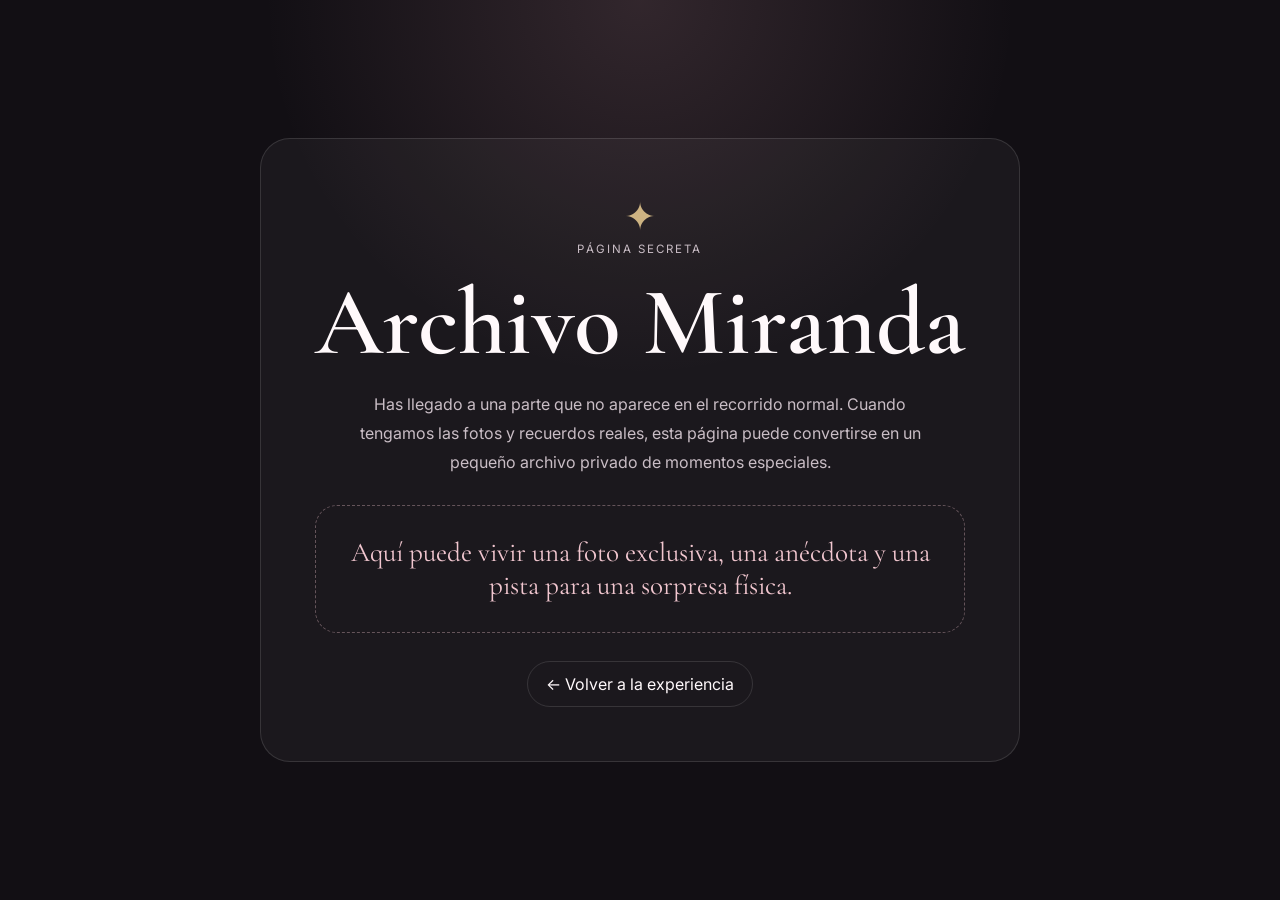
<file: archivo.html>
<!doctype html>
<html lang="es">
<head>
<meta charset="utf-8"><meta name="viewport" content="width=device-width,initial-scale=1">
<meta name="theme-color" content="#120f14"><title>Archivo secreto ✦</title>
<link rel="preconnect" href="https://fonts.googleapis.com"><link rel="preconnect" href="https://fonts.gstatic.com" crossorigin>
<link href="https://fonts.googleapis.com/css2?family=Cormorant+Garamond:wght@500;600;700&family=Inter:wght@400;500;600&display=swap" rel="stylesheet">
<style>
:root{--bg:#120f14;--text:#fff9fb;--muted:#c9bdc5;--accent:#f1c6cf;--gold:#cdb382;--border:rgba(255,255,255,.12)}
*{box-sizing:border-box}body{margin:0;min-height:100vh;background:radial-gradient(circle at 50% 0%,rgba(217,160,173,.16),transparent 34%),var(--bg);color:var(--text);font-family:Inter,system-ui;display:grid;place-items:center;padding:24px}.card{width:min(760px,100%);border:1px solid var(--border);border-radius:30px;padding:clamp(24px,6vw,54px);background:rgba(255,255,255,.04);text-align:center}.star{font-size:2.4rem;color:var(--gold)}.kicker{text-transform:uppercase;letter-spacing:.18em;color:var(--muted);font-size:.72rem}h1{font:600 clamp(3rem,9vw,6rem)/.9 "Cormorant Garamond",serif;margin:16px 0 24px}p{color:var(--muted);line-height:1.8;max-width:590px;margin:0 auto 20px}.secret{margin:28px 0;border:1px dashed rgba(241,198,207,.35);border-radius:22px;padding:30px;color:var(--accent);font-family:"Cormorant Garamond",serif;font-size:1.7rem}a{display:inline-block;color:var(--text);text-decoration:none;border:1px solid var(--border);padding:12px 18px;border-radius:999px}
</style>
</head>
<body><main class="card"><div class="star">✦</div><p class="kicker">Página secreta</p><h1>Archivo Miranda</h1><p>Has llegado a una parte que no aparece en el recorrido normal. Cuando tengamos las fotos y recuerdos reales, esta página puede convertirse en un pequeño archivo privado de momentos especiales.</p><div class="secret">Aquí puede vivir una foto exclusiva, una anécdota y una pista para una sorpresa física.</div><a href="./">← Volver a la experiencia</a></main></body></html>
</file>
<file: css/style.css>
:root{
  --bg:#120f14;--bg2:#1a141b;--surface:rgba(255,255,255,.055);--surface2:rgba(255,255,255,.09);
  --border:rgba(255,255,255,.12);--text:#fff9fb;--muted:#c9bdc5;--accent:#d9a0ad;--accent2:#f1c6cf;
  --gold:#cdb382;--shadow:0 24px 70px rgba(0,0,0,.32);--serif:"Cormorant Garamond",Georgia,serif;
  --sans:"Inter",system-ui,-apple-system,BlinkMacSystemFont,"Segoe UI",sans-serif
}
*{box-sizing:border-box}
html{scroll-behavior:smooth}
body{margin:0;min-height:100vh;overflow-x:hidden;background:radial-gradient(circle at 20% 0%,rgba(217,160,173,.13),transparent 34%),radial-gradient(circle at 90% 85%,rgba(205,179,130,.08),transparent 30%),var(--bg);color:var(--text);font-family:var(--sans)}
button{font:inherit;color:inherit}
button:focus-visible{outline:2px solid var(--accent2);outline-offset:4px}
.ambient{position:fixed;width:360px;height:360px;border-radius:50%;filter:blur(100px);opacity:.14;pointer-events:none}
.ambient-one{top:-120px;left:-120px;background:#f0a6b6}.ambient-two{right:-180px;bottom:-150px;background:#b99964}
.experience{width:min(980px,calc(100% - 32px));margin:0 auto;padding:30px 0 70px;position:relative;z-index:1}
.topbar{display:flex;justify-content:space-between;align-items:center;gap:24px;margin-bottom:34px}
.eyebrow,.kicker{font-size:.76rem;letter-spacing:.18em;text-transform:uppercase;color:var(--muted)}
.progress-wrap{display:flex;align-items:center;gap:12px;min-width:210px;justify-content:flex-end;color:var(--muted);font-size:.78rem}
.progress-track{width:130px;height:3px;background:rgba(255,255,255,.1);border-radius:10px;overflow:hidden}
.progress-track span{display:block;height:100%;width:8.33%;background:linear-gradient(90deg,var(--accent),var(--gold));transition:width .4s ease}
.scene{display:none;animation:sceneIn .55s ease both}.scene.active{display:block}
@keyframes sceneIn{from{opacity:0;transform:translateY(12px)}to{opacity:1;transform:none}}
.intro{min-height:650px;display:none;place-items:center;text-align:center;padding:55px 20px}.intro.active{display:grid}
.intro-symbol{font-size:2.2rem;color:var(--gold);margin-bottom:6px;animation:float 4s ease-in-out infinite;background:none;border:0;cursor:pointer}
@keyframes float{50%{transform:translateY(-7px)}}
h1,h2,h3{font-family:var(--serif);margin-top:0}h1{font-size:clamp(3rem,8vw,6rem);line-height:.92;margin:16px auto 24px;max-width:900px;font-weight:600}h1 em{font-weight:500;color:var(--accent2)}
h2{font-size:clamp(2.2rem,5vw,4rem);line-height:1;margin-bottom:0;font-weight:600}h3{font-size:2rem;line-height:1.05}
.lead{color:var(--muted);max-width:660px;margin:0 auto 30px;line-height:1.8;font-size:1.05rem}.tiny-note{font-size:.76rem;color:var(--muted);margin-top:20px}
.primary,.secondary,.random-memory{border-radius:999px;min-height:48px;padding:12px 20px;cursor:pointer;transition:transform .2s ease,background .2s ease,border-color .2s ease}
.primary{border:1px solid transparent;background:linear-gradient(135deg,#d296a5,#be7e90);color:#fff;font-weight:700;box-shadow:0 10px 30px rgba(190,126,144,.18)}
.primary:hover,.secondary:hover,.random-memory:hover{transform:translateY(-2px)}
.secondary,.random-memory{border:1px solid var(--border);background:var(--surface);color:var(--text)}
.primary span{margin-left:8px}.hidden{display:none!important}
.countdown-card{width:min(650px,100%);margin:8px auto 28px;border:1px solid var(--border);background:var(--surface);border-radius:22px;padding:18px}
.countdown-label{display:block;color:var(--muted);font-size:.72rem;letter-spacing:.14em;text-transform:uppercase;margin-bottom:12px}
.countdown{display:grid;grid-template-columns:repeat(4,1fr);gap:8px}
.countdown div{padding:10px;border-radius:14px;background:rgba(255,255,255,.035)}
.countdown strong{display:block;font-family:var(--serif);font-size:2rem}.countdown span{font-size:.7rem;color:var(--muted);text-transform:uppercase}
.countdown-card p{margin:12px 0 0;color:var(--muted);font-size:.82rem}
.section-heading{display:flex;gap:18px;align-items:flex-end;margin-bottom:30px}.chapter-number{font-family:var(--serif);font-size:4.6rem;line-height:.8;color:rgba(255,255,255,.13);min-width:75px}.section-heading .kicker{margin:0 0 8px}
.timeline{position:relative;display:grid;gap:12px}.timeline:before{content:"";position:absolute;left:20px;top:26px;bottom:26px;width:1px;background:var(--border)}
.timeline-item{position:relative;width:100%;display:grid;gap:5px;text-align:left;padding:20px 20px 20px 54px;border:1px solid var(--border);border-radius:18px;background:var(--surface);cursor:pointer}
.timeline-item:hover{background:var(--surface2)}.timeline-dot{position:absolute;width:11px;height:11px;border-radius:50%;background:var(--accent);left:15px;top:25px;box-shadow:0 0 0 6px var(--bg)}
.timeline-date{font-size:.72rem;letter-spacing:.14em;text-transform:uppercase;color:var(--gold)}.timeline-item strong{font-family:var(--serif);font-size:1.35rem;font-weight:600}.timeline-item small{color:var(--muted)}
.reveal-box{margin-top:16px;border:1px solid var(--border);border-radius:18px;padding:18px;background:rgba(255,255,255,.035);color:var(--muted);line-height:1.7}
.actions{margin-top:30px;display:flex;justify-content:space-between;gap:12px}.single-back{justify-content:flex-start}.helper{color:var(--muted);line-height:1.7;max-width:720px}
.constellation{position:relative;min-height:360px;border:1px solid var(--border);border-radius:26px;background:radial-gradient(circle at 50% 45%,rgba(217,160,173,.08),transparent 32%),rgba(255,255,255,.025);overflow:hidden}
.constellation svg{position:absolute;inset:0;width:100%;height:100%}.constellation path{fill:none;stroke:rgba(255,255,255,.11);stroke-width:1.4;stroke-dasharray:5 8}
.star{position:absolute;border:0;background:none;color:var(--accent2);font-size:2rem;cursor:pointer;text-shadow:0 0 18px rgba(241,198,207,.3);transition:transform .2s}.star:hover{transform:scale(1.25)}
.s1{left:9%;top:65%}.s2{left:25%;top:27%}.s3{left:43%;top:53%}.s4{left:61%;top:18%}.s5{left:81%;top:43%}.s6{right:6%;top:12%}
.photo-grid{display:grid;grid-template-columns:repeat(4,1fr);gap:16px;margin:30px 0 22px}.polaroid{border:0;background:#efe8e5;padding:10px 10px 18px;color:#292126;box-shadow:var(--shadow);cursor:pointer;text-align:left}
.polaroid p{font-family:var(--serif);font-size:1.05rem;margin:12px 4px 0}.photo-placeholder{aspect-ratio:4/5;display:grid;place-items:center;font-size:2.5rem;background:radial-gradient(circle at 30% 20%,rgba(255,255,255,.25),transparent 30%),linear-gradient(145deg,#8b747d,#4d3d45)}
.rotate-left{transform:rotate(-2.4deg)}.rotate-right{transform:rotate(2.4deg)}.rotate-left-soft{transform:rotate(-1deg)}.rotate-right-soft{transform:rotate(1.2deg)}
.random-memory{display:block;margin:16px auto 0}
.quiz-card,.reason-card,.letter{border:1px solid var(--border);background:var(--surface);border-radius:24px;padding:26px;box-shadow:var(--shadow)}
.quiz-topline{display:flex;justify-content:space-between;color:var(--muted);font-size:.75rem;letter-spacing:.1em;text-transform:uppercase;margin-bottom:26px}.quiz-card h3{max-width:700px}.quiz-options{display:grid;gap:10px}
.quiz-option{width:100%;min-height:52px;border-radius:15px;border:1px solid var(--border);background:rgba(255,255,255,.03);text-align:left;padding:13px 16px;cursor:pointer}.quiz-option:hover{background:rgba(255,255,255,.07)}.quiz-option.correct{border-color:var(--accent);background:rgba(217,160,173,.1)}.quiz-option.wrong{opacity:.55}.quiz-result{color:var(--muted);margin:16px 0}.quiz-card .secondary{margin-top:6px}
.number-grid{display:grid;grid-template-columns:repeat(4,1fr);gap:12px}.number-grid article{border:1px solid var(--border);background:var(--surface);border-radius:20px;padding:24px;min-height:155px;display:flex;flex-direction:column;justify-content:flex-end}.number-grid strong{font-family:var(--serif);font-size:3rem;color:var(--accent2)}.number-grid span{color:var(--muted);line-height:1.5;font-size:.9rem}
.reason-card{text-align:center;padding:50px 24px}.quote-mark{display:block;font-family:var(--serif);font-size:5rem;line-height:.5;color:var(--accent)}.reason-card p{font-family:var(--serif);font-size:clamp(1.8rem,4vw,3rem);max-width:720px;margin:24px auto 30px;line-height:1.05}
.envelope-grid{display:grid;grid-template-columns:repeat(2,1fr);gap:12px}.envelope-card{border:1px solid var(--border);background:var(--surface);border-radius:20px;min-height:150px;padding:20px;text-align:left;cursor:pointer;display:flex;flex-direction:column;gap:8px;justify-content:flex-end}.envelope-card:hover{background:var(--surface2)}.envelope-icon{margin-bottom:auto;font-size:1.7rem;color:var(--accent2)}.envelope-card strong{font-family:var(--serif);font-size:1.45rem}.envelope-card small{color:var(--muted)}
.future-grid{display:grid;grid-template-columns:repeat(2,1fr);gap:12px}.future-grid article{border:1px solid var(--border);background:var(--surface);border-radius:20px;padding:22px}.future-grid span{font-family:var(--serif);font-size:2.2rem;color:rgba(255,255,255,.2)}.future-grid strong{display:block;font-family:var(--serif);font-size:1.55rem;margin:8px 0}.future-grid p{margin:0;color:var(--muted);line-height:1.6}
.plan-stage{text-align:center;border:1px solid var(--border);background:var(--surface);border-radius:26px;padding:38px 22px}.wheel{width:160px;height:160px;margin:0 auto 22px;border-radius:50%;border:1px solid var(--border);display:grid;place-items:center;background:conic-gradient(rgba(217,160,173,.18) 0 25%,rgba(205,179,130,.15) 25% 50%,rgba(255,255,255,.05) 50% 75%,rgba(217,160,173,.09) 75%);transition:transform 1s cubic-bezier(.2,.8,.2,1)}.wheel span{font-size:2rem;color:var(--gold)}.plan-result{font-family:var(--serif);font-size:1.8rem;min-height:44px}
.letter-stage{text-align:center}.big-envelope{width:170px;height:118px;position:relative;border:0;background:transparent;margin:26px auto;cursor:pointer;display:block}.envelope-body{position:absolute;inset:22px 0 0;display:grid;place-items:center;background:linear-gradient(145deg,#ddadba,#b97c8c);border-radius:5px 5px 16px 16px;font-size:2rem;color:#fff;box-shadow:0 22px 50px rgba(0,0,0,.35)}.envelope-flap{position:absolute;z-index:2;left:0;top:20px;width:0;height:0;border-left:85px solid transparent;border-right:85px solid transparent;border-top:58px solid #cf94a4;transform-origin:top center;transition:transform .55s ease}.big-envelope.open .envelope-flap{transform:rotateX(180deg)}
.letter{text-align:left;max-width:680px;margin:24px auto;background:#eee5e1;color:#2d2529}.letter h3{margin-bottom:16px}.letter p{line-height:1.8}.letter-date{font-size:.75rem;text-transform:uppercase;letter-spacing:.12em;opacity:.6}.letter-signature{font-family:var(--serif);font-size:1.35rem}
.finale{min-height:580px;text-align:center;padding:70px 20px}.finale.active{display:grid;place-items:center}.finale>*{max-width:760px;margin-left:auto;margin-right:auto}.stars{color:var(--gold);letter-spacing:12px;font-size:1.3rem}.gift-card{max-width:520px!important;width:100%;margin:28px auto;border:1px solid var(--border);background:var(--surface);border-radius:22px;padding:20px;display:flex;gap:18px;align-items:center;text-align:left}.gift-card>span{font-size:2rem}.gift-card small{display:block;color:var(--muted);margin-bottom:5px}.gift-card strong{font-family:var(--serif);font-size:1.6rem}.completion{color:var(--muted);margin-bottom:18px}.cinema-count{font-family:var(--serif);font-size:8rem;color:var(--accent2)}
.secret-modal{position:fixed;inset:0;background:rgba(7,5,8,.84);z-index:40;display:grid;place-items:center;padding:20px}.secret-card{width:min(560px,100%);position:relative;text-align:center;border:1px solid var(--border);background:#191319;border-radius:28px;padding:42px 28px;box-shadow:var(--shadow)}.secret-close{position:absolute;right:14px;top:10px;border:0;background:none;font-size:1.8rem;color:var(--muted);cursor:pointer}.secret-star{display:block;font-size:2rem;color:var(--gold);margin-bottom:18px}.secret-card p:last-child{color:var(--muted);line-height:1.7}
.tap-spark{position:fixed;pointer-events:none;z-index:50;color:var(--accent2);animation:spark .75s ease forwards}@keyframes spark{to{opacity:0;transform:translateY(-26px) scale(.6)}}
.sound-toggle{position:fixed;right:18px;bottom:18px;z-index:10;border:1px solid var(--border);background:rgba(18,15,20,.86);backdrop-filter:blur(12px);border-radius:999px;min-height:44px;padding:8px 14px;display:flex;gap:8px;align-items:center;cursor:pointer;color:var(--muted)}.sound-toggle[aria-pressed="true"]{color:var(--accent2);border-color:rgba(217,160,173,.35)}
footer{width:min(980px,calc(100% - 32px));margin:0 auto;padding:0 0 30px;display:flex;justify-content:center;gap:14px;color:rgba(255,255,255,.35);font-size:.75rem;letter-spacing:.08em;text-transform:uppercase}
@media(max-width:760px){.experience{width:min(100% - 22px,980px);padding-top:18px}.topbar{align-items:flex-start;margin-bottom:18px}.eyebrow{display:none}.progress-wrap{width:100%;min-width:0;justify-content:flex-end}.progress-track{flex:1;max-width:180px}.intro{min-height:620px;padding:40px 8px}h1{font-size:clamp(3rem,15vw,4.7rem)}h2{font-size:2.65rem}.chapter-number{font-size:3.6rem;min-width:60px}.photo-grid,.number-grid{grid-template-columns:repeat(2,1fr)}.envelope-grid,.future-grid{grid-template-columns:1fr}.actions{flex-wrap:wrap}.actions button{flex:1}.sound-label{display:none}.constellation{min-height:300px}.countdown strong{font-size:1.5rem}}
@media(max-width:420px){.section-heading{gap:10px;align-items:flex-start}.chapter-number{font-size:3rem;min-width:50px}.photo-grid{gap:8px}.polaroid{padding:7px 7px 13px}.timeline-item{padding-right:14px}.countdown{gap:4px}.countdown div{padding:8px 3px}.number-grid{grid-template-columns:1fr 1fr}.number-grid article{padding:16px;min-height:135px}.plan-result{font-size:1.45rem}}
@media(prefers-reduced-motion:reduce){*{scroll-behavior:auto!important;animation:none!important;transition:none!important}}
</file>
<file: css/extras.css>
/* Módulos extra de exploración */
.explore-toggle{position:fixed;left:18px;bottom:18px;z-index:12;border:1px solid var(--border);background:rgba(18,15,20,.88);backdrop-filter:blur(12px);border-radius:999px;min-height:44px;padding:8px 14px;display:flex;align-items:center;gap:8px;color:var(--muted);cursor:pointer}
.explore-toggle span:first-child{color:var(--gold)}
.explore-panel{position:fixed;left:18px;bottom:72px;z-index:30;width:min(360px,calc(100% - 36px));border:1px solid var(--border);background:rgba(20,15,21,.96);backdrop-filter:blur(16px);border-radius:24px;padding:18px;box-shadow:var(--shadow)}
.explore-head{display:flex;justify-content:space-between;gap:16px;align-items:flex-start}.explore-head strong{display:block;font-family:var(--serif);font-size:1.45rem;margin-top:4px}.explore-head button{border:0;background:none;font-size:1.6rem;color:var(--muted);cursor:pointer}
.secret-progress{height:5px;background:rgba(255,255,255,.08);border-radius:20px;overflow:hidden;margin:16px 0 10px}.secret-progress span{display:block;height:100%;width:0;background:linear-gradient(90deg,var(--accent),var(--gold));transition:width .35s ease}
.explore-panel>p{font-size:.82rem;color:var(--muted);line-height:1.5}
.badge-grid{display:grid;grid-template-columns:1fr 1fr;gap:8px;margin-top:12px}.badge{border:1px solid var(--border);border-radius:14px;padding:10px;background:rgba(255,255,255,.03);font-size:.75rem;color:var(--muted)}.badge strong{display:block;color:var(--text);font-size:.8rem;margin-bottom:3px}.badge.unlocked{border-color:rgba(217,160,173,.35);background:rgba(217,160,173,.08)}.badge.unlocked:before{content:"✓ ";color:var(--accent2)}

.daily-card{display:flex;gap:16px;align-items:center;border:1px solid var(--border);background:var(--surface);border-radius:22px;padding:18px;margin-bottom:16px}.daily-icon{font-size:2rem;color:var(--gold)}.daily-card small{display:block;color:var(--muted);margin-bottom:5px}.daily-card strong{font-family:var(--serif);font-size:1.35rem}
.secret-tools{display:grid;grid-template-columns:1fr 1fr;gap:14px}.scratch-card,.vault-card{border:1px solid var(--border);background:var(--surface);border-radius:22px;padding:20px}.scratch-card h3,.vault-card h3{margin-bottom:8px}
.scratch-stage{position:relative;min-height:190px;border-radius:18px;overflow:hidden;margin:18px 0;background:linear-gradient(145deg,#4b3b43,#231d22)}
.scratch-prize{position:absolute;inset:0;display:grid;place-items:center;align-content:center;gap:6px;text-align:center;padding:18px}.scratch-prize>span{font-size:2rem;color:var(--accent2)}.scratch-prize strong{font-family:var(--serif);font-size:1.5rem}.scratch-prize small{color:var(--muted)}
#scratchCanvas{position:absolute;inset:0;width:100%;height:100%;touch-action:none;cursor:crosshair}
.vault-card label{display:block;color:var(--muted);font-size:.85rem;margin:20px 0 8px}.vault-row{display:flex;gap:8px}.vault-row input{min-width:0;flex:1;border:1px solid var(--border);background:rgba(255,255,255,.04);color:var(--text);border-radius:14px;padding:12px;font-size:16px}.vault-result{color:var(--muted);font-size:.82rem;line-height:1.5}

.door-grid{display:grid;grid-template-columns:repeat(3,1fr);gap:12px}.door-card{position:relative;min-height:280px;border:1px solid var(--border);border-radius:24px;background:linear-gradient(180deg,rgba(255,255,255,.07),rgba(255,255,255,.025));padding:18px;cursor:pointer;display:flex;flex-direction:column;align-items:center;justify-content:flex-end;overflow:hidden}.door-card:hover{background:var(--surface2)}.door-number{position:absolute;left:14px;top:12px;color:var(--muted);font-family:var(--serif)}.door-shape{font-size:5rem;line-height:1;color:rgba(241,198,207,.55);margin:auto 0}.door-card strong{font-family:var(--serif);font-size:1.7rem}.door-card small{color:var(--muted);margin-top:4px}.door-card.opened{border-color:rgba(217,160,173,.45);box-shadow:inset 0 0 50px rgba(217,160,173,.06)}

.mood-grid{display:grid;grid-template-columns:repeat(4,1fr);gap:10px}.mood-card{min-height:125px;border:1px solid var(--border);background:var(--surface);border-radius:20px;cursor:pointer;display:grid;place-items:center;align-content:center;gap:8px}.mood-card span{font-size:1.8rem;color:var(--accent2)}.mood-card strong{font-family:var(--serif);font-size:1.2rem}.mood-card.active{border-color:var(--accent);background:rgba(217,160,173,.08)}
.mood-message{display:flex;gap:14px;align-items:flex-start;border:1px solid var(--border);border-radius:20px;padding:18px;margin-top:14px;background:rgba(255,255,255,.03)}.mood-message>span{font-size:1.6rem;color:var(--accent2)}.mood-message p{margin:0;color:var(--muted);line-height:1.7}
.archive-lock{display:flex;align-items:center;gap:14px;border:1px dashed rgba(255,255,255,.18);border-radius:22px;padding:18px;margin-top:22px}.archive-icon{font-size:2rem;color:var(--gold)}.archive-lock div{flex:1}.archive-lock small{display:block;color:var(--muted)}.archive-lock strong{font-family:var(--serif);font-size:1.35rem}.archive-lock button:disabled{opacity:.45;cursor:not-allowed}
.archive-content{border:1px solid rgba(217,160,173,.35);background:rgba(217,160,173,.07);border-radius:24px;padding:24px;margin-top:16px}.archive-content h3{margin-bottom:12px}.archive-content>p:not(.kicker){color:var(--muted);line-height:1.7}.archive-placeholder{border:1px solid var(--border);border-radius:18px;padding:36px 14px;text-align:center;color:var(--gold);letter-spacing:.08em;margin-top:18px}

.achievement-toast{position:fixed;top:18px;left:50%;z-index:60;transform:translate(-50%,-18px);opacity:0;pointer-events:none;border:1px solid rgba(217,160,173,.4);background:rgba(20,15,21,.96);border-radius:999px;padding:10px 16px;box-shadow:var(--shadow);transition:.3s ease;font-size:.85rem}.achievement-toast.show{opacity:1;transform:translate(-50%,0)}
.constellation-star.discovered{color:#fff2bd;text-shadow:0 0 12px #ffe7a0,0 0 30px rgba(255,231,160,.65);transform:scale(1.18)}
.constellation.complete{box-shadow:inset 0 0 80px rgba(205,179,130,.08)}
.secret-word{font-family:var(--serif);font-size:clamp(2rem,7vw,4.5rem);letter-spacing:.25em;text-align:center;color:var(--gold);margin:18px 0 0}

@media(max-width:760px){.secret-tools{grid-template-columns:1fr}.door-grid{grid-template-columns:1fr 1fr}.door-card:last-child{grid-column:1/-1;min-height:220px}.mood-grid{grid-template-columns:1fr 1fr}.archive-lock{align-items:flex-start;flex-wrap:wrap}.archive-lock button{width:100%}.explore-toggle{left:12px;bottom:12px}.explore-panel{left:12px;bottom:64px;width:calc(100% - 24px)}}
@media(max-width:420px){.door-grid{grid-template-columns:1fr}.door-card:last-child{grid-column:auto}.door-card{min-height:210px}.vault-row{flex-direction:column}.vault-row button{width:100%}}
</file>
<file: css/special.css>
/* Edición especial */
.birthday-banner{position:fixed;top:10px;left:50%;transform:translateX(-50%);z-index:70;display:flex;align-items:center;gap:10px;border:1px solid rgba(255,229,160,.4);background:rgba(30,20,27,.94);backdrop-filter:blur(16px);border-radius:999px;padding:10px 16px;box-shadow:var(--shadow);font-size:.82rem}
.birthday-banner span{color:var(--gold)}.birthday-mode{background:radial-gradient(circle at 20% 0%,rgba(255,211,225,.18),transparent 34%),radial-gradient(circle at 80% 15%,rgba(255,231,160,.12),transparent 26%),var(--bg)}
.birthday-mode .intro-symbol{filter:drop-shadow(0 0 16px rgba(255,231,160,.6))}
.do-not-press{position:fixed;right:18px;top:18px;z-index:14;border:1px solid rgba(255,255,255,.1);background:rgba(20,15,21,.75);color:rgba(255,255,255,.35);border-radius:999px;padding:7px 11px;font-size:.62rem;letter-spacing:.12em;cursor:pointer;transition:.2s}.do-not-press:hover{color:var(--text);border-color:rgba(217,160,173,.35)}.do-not-press.angry{transform:rotate(-2deg) scale(1.05);color:var(--accent2)}

.puzzle-wrap{display:grid;grid-template-columns:minmax(280px,520px) 1fr;gap:18px;align-items:stretch}.puzzle-board{aspect-ratio:1;border:1px solid var(--border);border-radius:24px;padding:10px;background:var(--surface);display:grid;grid-template-columns:repeat(3,1fr);gap:8px;box-shadow:var(--shadow)}.puzzle-tile{border:1px solid var(--border);border-radius:16px;background:linear-gradient(145deg,rgba(217,160,173,.18),rgba(205,179,130,.09));font-family:var(--serif);font-size:clamp(1.5rem,5vw,3rem);cursor:pointer;display:grid;place-items:center;min-width:0}.puzzle-tile.empty{visibility:hidden}.puzzle-side{border:1px solid var(--border);border-radius:24px;padding:24px;background:var(--surface);display:flex;flex-direction:column;justify-content:center}.puzzle-medal{font-size:2rem;color:var(--gold)}.puzzle-side p{color:var(--muted);line-height:1.6}.puzzle-side button{align-self:flex-start}

.bingo-grid{display:grid;grid-template-columns:repeat(3,1fr);gap:10px}.bingo-grid button{min-height:120px;border:1px solid var(--border);border-radius:20px;background:var(--surface);padding:14px;cursor:pointer;color:var(--muted);transition:.2s}.bingo-grid button:hover{background:var(--surface2)}.bingo-grid button.marked{background:rgba(217,160,173,.1);border-color:rgba(217,160,173,.45);color:var(--text);box-shadow:inset 0 0 0 1px rgba(217,160,173,.18)}.bingo-grid button.marked:after{content:" ✓";color:var(--accent2)}.bingo-center{font-family:var(--serif);color:var(--gold)!important}

.movie-ticket{position:relative;border:1px solid rgba(205,179,130,.35);border-radius:24px;padding:24px;background:linear-gradient(145deg,rgba(205,179,130,.09),rgba(255,255,255,.025));text-align:center;margin-bottom:16px;overflow:hidden}.movie-ticket small{display:block;color:var(--gold);letter-spacing:.14em}.movie-ticket strong{display:block;font-family:var(--serif);font-size:clamp(2rem,5vw,3.4rem);margin:14px 0}.movie-ticket p{color:var(--muted);max-width:640px;margin:0 auto;line-height:1.7}.ticket-hole{position:absolute;width:26px;height:26px;border-radius:50%;background:var(--bg);top:50%;transform:translateY(-50%)}.ticket-hole.left{left:-13px}.ticket-hole.right{right:-13px}
.credits-stage{height:360px;border:1px solid var(--border);border-radius:24px;overflow:hidden;background:#080709;position:relative}.credits-stage:before,.credits-stage:after{content:"";position:absolute;left:0;right:0;height:70px;z-index:2;pointer-events:none}.credits-stage:before{top:0;background:linear-gradient(#080709,transparent)}.credits-stage:after{bottom:0;background:linear-gradient(transparent,#080709)}.credits-roll{text-align:center;padding:300px 20px 120px;color:var(--muted)}.credits-roll h3{font-size:3rem;color:var(--text)}.credits-roll p{margin:34px 0;line-height:1.8}.credits-roll strong{color:var(--text);font-family:var(--serif);font-size:1.45rem}.credits-small{letter-spacing:.18em;font-size:.72rem}.credits-end{font-family:var(--serif);font-size:2rem;color:var(--gold)!important}.credits-roll.playing{animation:rollCredits 12s linear forwards}@keyframes rollCredits{from{transform:translateY(0)}to{transform:translateY(-1020px)}}.credits-button{display:block;margin:16px auto 0}

.archive-link{display:inline-block;margin-top:16px;color:var(--accent2);text-decoration:none;border-bottom:1px solid rgba(217,160,173,.35);padding-bottom:4px}
.secret-confetti{position:fixed;top:-20px;z-index:80;pointer-events:none;font-size:1rem;animation:fallConfetti 3.5s linear forwards}@keyframes fallConfetti{to{transform:translateY(110vh) rotate(540deg);opacity:.1}}
.forbidden-toast{position:fixed;right:18px;top:58px;z-index:65;background:rgba(20,15,21,.96);border:1px solid var(--border);border-radius:16px;padding:10px 13px;color:var(--muted);font-size:.8rem;box-shadow:var(--shadow);animation:sceneIn .25s ease}

@media(max-width:760px){.birthday-banner{top:8px;width:calc(100% - 24px);justify-content:center;text-align:center;border-radius:18px}.do-not-press{top:auto;bottom:68px;right:12px}.puzzle-wrap{grid-template-columns:1fr}.puzzle-side{padding:18px}.bingo-grid button{min-height:100px}.credits-stage{height:320px}}
@media(max-width:420px){.bingo-grid{grid-template-columns:1fr 1fr}.bingo-center{grid-column:1/-1}.movie-ticket{padding:20px 16px}}
.install-app{position:fixed;left:50%;bottom:18px;transform:translateX(-50%);z-index:13;border:1px solid rgba(205,179,130,.35);background:rgba(20,15,21,.92);backdrop-filter:blur(12px);color:var(--text);border-radius:999px;padding:10px 14px;cursor:pointer;box-shadow:var(--shadow);font-size:.78rem}
.install-app:hover{border-color:var(--gold)}
@media(max-width:760px){.install-app{bottom:14px;max-width:46%;white-space:nowrap;overflow:hidden;text-overflow:ellipsis}}
</file>
<file: css/ultimate.css>
/* Ultimate edition */
.achievement-history{margin-top:14px;border-top:1px solid var(--border);padding-top:12px;display:grid;gap:7px}
.history-title{font-size:.72rem;color:var(--muted);letter-spacing:.08em;text-transform:uppercase}
.history-item{display:flex;justify-content:space-between;gap:10px;font-size:.75rem}.history-item strong{font-weight:600}.history-item small{color:var(--muted)}
.returning-note{max-width:580px;margin:0 auto 18px;border:1px solid rgba(217,160,173,.22);background:rgba(217,160,173,.055);border-radius:16px;padding:10px 14px;color:var(--muted);font-size:.82rem}
.night-mode{background:radial-gradient(circle at 55% -10%,rgba(115,126,180,.16),transparent 35%),radial-gradient(circle at 85% 70%,rgba(217,160,173,.06),transparent 30%),#0c0c13}
.night-mode:before{content:"✦  ·  ✧      ·   ✦    ·       ✧  ·  ✦";position:fixed;inset:9% 5% auto;color:rgba(255,255,255,.13);letter-spacing:4vw;font-size:1rem;pointer-events:none;z-index:0}

.choice-grid{display:grid;grid-template-columns:repeat(3,1fr);gap:12px}
.choice-card{min-height:230px;border:1px solid var(--border);background:var(--surface);border-radius:24px;padding:20px;cursor:pointer;display:flex;flex-direction:column;align-items:flex-start;justify-content:flex-end;text-align:left;transition:.2s}
.choice-card:hover,.choice-card.selected{background:var(--surface2);border-color:rgba(217,160,173,.38);transform:translateY(-3px)}
.choice-card>span{margin-bottom:auto;font-size:2.1rem;color:var(--gold)}.choice-card strong{font-family:var(--serif);font-size:1.55rem}.choice-card small{color:var(--muted);margin-top:5px}
.choice-result{margin-top:14px;border:1px solid var(--border);background:rgba(255,255,255,.025);border-radius:18px;padding:18px;color:var(--muted);line-height:1.65}

.time-machine{border:1px solid var(--border);background:var(--surface);border-radius:28px;padding:28px;text-align:center}
.time-dial{width:170px;height:170px;border:1px solid var(--border);border-radius:50%;display:grid;place-items:center;margin:0 auto 24px;background:radial-gradient(circle,rgba(217,160,173,.14),transparent 56%),conic-gradient(from 45deg,rgba(205,179,130,.14),rgba(255,255,255,.02),rgba(217,160,173,.12),rgba(255,255,255,.02));transition:transform .7s cubic-bezier(.2,.8,.2,1)}
.time-dial span{font-size:2.2rem;color:var(--gold)}.time-controls{display:flex;justify-content:center;gap:8px;flex-wrap:wrap}
.time-controls button{border:1px solid var(--border);background:rgba(255,255,255,.03);border-radius:999px;padding:10px 14px;cursor:pointer}.time-controls button.active{background:rgba(217,160,173,.1);border-color:var(--accent)}
.time-output{max-width:650px;margin:20px auto 0;color:var(--muted);line-height:1.7;min-height:52px}

.capsule-grid{display:grid;grid-template-columns:repeat(3,1fr);gap:12px}.capsule-card{min-height:210px;border:1px solid var(--border);border-radius:24px;background:var(--surface);padding:20px;display:flex;flex-direction:column;align-items:flex-start;text-align:left;cursor:pointer}.capsule-card.openable{border-color:rgba(205,179,130,.42);background:rgba(205,179,130,.055)}.capsule-lock{font-size:2rem;color:var(--gold);margin-bottom:auto}.capsule-card small{color:var(--muted);text-transform:uppercase;letter-spacing:.1em;font-size:.68rem}.capsule-card strong{font-family:var(--serif);font-size:1.5rem;margin:7px 0}.capsule-card em{font-style:normal;color:var(--muted);font-size:.8rem}.capsule-card.openable em{color:var(--accent2)}

.memory-board{display:grid;grid-template-columns:repeat(4,1fr);gap:10px;max-width:700px;margin:0 auto}
.memory-card-game{aspect-ratio:1;border:1px solid var(--border);border-radius:20px;background:var(--surface);cursor:pointer;display:grid;place-items:center;font-size:clamp(1.6rem,5vw,2.5rem);position:relative;transform-style:preserve-3d;transition:transform .32s ease}
.memory-card-game:not(.flipped):not(.matched){color:transparent}.memory-card-game:not(.flipped):not(.matched):after{content:"✦";position:absolute;color:var(--muted);font-size:1.4rem}.memory-card-game.flipped,.memory-card-game.matched{background:rgba(217,160,173,.09);border-color:rgba(217,160,173,.38)}.memory-card-game.matched{box-shadow:inset 0 0 30px rgba(217,160,173,.08)}
.memory-stats{display:flex;justify-content:center;gap:24px;margin:16px 0;color:var(--muted);font-size:.82rem}.memory-reset{display:block;margin:0 auto}

.compare-wrap{height:420px;border:1px solid var(--border);border-radius:28px;position:relative;overflow:hidden;background:#352a31}
.compare-base,.compare-overlay{position:absolute;inset:0;display:grid;place-items:center;align-content:center;gap:8px;background:radial-gradient(circle at 30% 20%,rgba(255,255,255,.12),transparent 25%),linear-gradient(135deg,#765e69,#342b31)}
.compare-overlay{width:50%;overflow:hidden;background:radial-gradient(circle at 70% 20%,rgba(255,255,255,.14),transparent 25%),linear-gradient(135deg,#a3838e,#503d46)}
.compare-base span,.compare-overlay span{font-size:.72rem;letter-spacing:.2em;color:rgba(255,255,255,.7)}.compare-base strong,.compare-overlay strong{font-family:var(--serif);font-size:2.3rem;white-space:nowrap}
.compare-wrap input{position:absolute;inset:0;width:100%;height:100%;opacity:0;cursor:ew-resize;z-index:4}.compare-line{position:absolute;left:50%;top:0;bottom:0;width:2px;background:rgba(255,255,255,.8);z-index:3;pointer-events:none}.compare-line:after{content:"↔";position:absolute;top:50%;left:50%;transform:translate(-50%,-50%);width:42px;height:42px;border-radius:50%;background:#f3e6e8;color:#33272d;display:grid;place-items:center;font-weight:700}

.legendary-ending{border:1px solid rgba(205,179,130,.45);background:linear-gradient(145deg,rgba(205,179,130,.1),rgba(217,160,173,.06));border-radius:24px;padding:24px;margin:20px auto;max-width:560px!important}.legendary-ending>span{display:block;color:var(--gold);font-size:2rem}.legendary-ending small{display:block;letter-spacing:.16em;color:var(--gold);margin:8px 0}.legendary-ending strong{display:block;font-family:var(--serif);font-size:2rem}.legendary-ending p{color:var(--muted);line-height:1.6}

.dev-toggle{position:fixed;left:18px;top:18px;z-index:90;border:1px solid rgba(255,255,255,.15);background:rgba(10,9,12,.92);border-radius:999px;padding:8px 12px;color:#f5d98d;cursor:pointer;font-size:.72rem}
.dev-panel{position:fixed;left:18px;top:62px;z-index:90;width:min(360px,calc(100% - 36px));border:1px solid rgba(245,217,141,.28);background:rgba(10,9,12,.97);border-radius:22px;padding:16px;box-shadow:var(--shadow)}
.dev-head{display:flex;justify-content:space-between;align-items:center}.dev-head strong{font-family:var(--serif);font-size:1.35rem}.dev-head button{border:0;background:none;color:var(--muted);font-size:1.5rem;cursor:pointer}.dev-panel p{color:var(--muted);font-size:.8rem;line-height:1.5}.dev-panel code{color:#f5d98d}.dev-grid{display:grid;grid-template-columns:1fr 1fr;gap:8px}.dev-grid button{border:1px solid var(--border);background:rgba(255,255,255,.04);border-radius:12px;padding:10px;cursor:pointer;font-size:.78rem}

.mystery-progress{position:absolute;left:10px;right:10px;bottom:10px;height:3px;background:rgba(0,0,0,.2);border-radius:10px;overflow:hidden}.mystery-progress span{display:block;height:100%;background:rgba(255,255,255,.8)}
@media(max-width:760px){.choice-grid,.capsule-grid{grid-template-columns:1fr}.choice-card{min-height:175px}.memory-board{grid-template-columns:repeat(4,1fr);gap:7px}.compare-wrap{height:330px}.dev-toggle{left:auto;right:12px;top:12px}.dev-panel{left:12px;top:54px;width:calc(100% - 24px)}}
@media(max-width:420px){.memory-board{grid-template-columns:repeat(2,1fr);max-width:320px}.compare-wrap{height:280px}.dev-grid{grid-template-columns:1fr}}
</file>
<file: css/planner.css>
/* Planificador de la ruleta */
.planner-stage{position:relative}
.plan-category{display:inline-block;margin:4px auto 8px;padding:6px 10px;border:1px solid rgba(205,179,130,.25);border-radius:999px;color:var(--gold);font-size:.7rem;letter-spacing:.08em;text-transform:uppercase}
.plan-actions{display:flex;justify-content:center;gap:8px;flex-wrap:wrap;margin-top:16px}
.plan-actions button{min-height:42px}

.custom-plan-card{margin-top:16px;border:1px solid var(--border);background:var(--surface);border-radius:22px;padding:18px;display:grid;grid-template-columns:1fr 1.5fr;gap:18px;align-items:center}
.custom-plan-card .kicker{margin:0 0 5px}.custom-plan-card strong{font-family:var(--serif);font-size:1.4rem}
.custom-plan-row{display:flex;gap:8px}
.custom-plan-row input{flex:1;min-width:0;border:1px solid var(--border);background:rgba(255,255,255,.035);color:var(--text);border-radius:14px;padding:12px 14px;font-size:16px}

.saved-plans{margin-top:18px;border:1px solid var(--border);background:rgba(255,255,255,.025);border-radius:24px;padding:20px}
.saved-plans-head{display:flex;justify-content:space-between;gap:16px;align-items:flex-end;margin-bottom:14px}
.saved-plans-head .kicker{margin:0 0 5px}.saved-plans-head h3{margin:0}
.plan-tabs{display:flex;gap:6px;flex-wrap:wrap;justify-content:flex-end}
.plan-tabs button{border:1px solid var(--border);background:transparent;border-radius:999px;padding:7px 10px;color:var(--muted);font-size:.72rem;cursor:pointer}
.plan-tabs button.active{color:var(--text);border-color:rgba(217,160,173,.4);background:rgba(217,160,173,.08)}

.saved-plan-list{display:grid;gap:9px}
.empty-plans{border:1px dashed var(--border);border-radius:16px;padding:22px;text-align:center;color:var(--muted);line-height:1.6}
.saved-plan-item{border:1px solid var(--border);background:var(--surface);border-radius:18px;padding:15px;display:grid;grid-template-columns:1fr auto;gap:14px;align-items:center}
.saved-plan-item.done{opacity:.58}.saved-plan-item.done .saved-plan-title{text-decoration:line-through}
.saved-plan-meta{display:flex;gap:7px;align-items:center;flex-wrap:wrap;margin-bottom:5px}
.saved-plan-pill{display:inline-flex;border-radius:999px;padding:4px 8px;background:rgba(255,255,255,.055);color:var(--muted);font-size:.66rem}
.saved-plan-pill.dated{color:var(--gold);background:rgba(205,179,130,.08)}
.saved-plan-title{display:block;font-family:var(--serif);font-size:1.25rem;margin-bottom:5px}
.saved-plan-note{color:var(--muted);font-size:.8rem;line-height:1.45}
.saved-plan-buttons{display:flex;gap:6px;flex-wrap:wrap;justify-content:flex-end}
.saved-plan-buttons button{border:1px solid var(--border);background:rgba(255,255,255,.03);border-radius:10px;padding:8px 9px;cursor:pointer;font-size:.72rem;color:var(--muted)}
.saved-plan-buttons button:hover{color:var(--text);background:rgba(255,255,255,.07)}
.saved-plan-buttons .danger:hover{border-color:rgba(255,130,150,.35)}

.plan-modal{position:fixed;inset:0;z-index:100;background:rgba(7,5,8,.86);display:grid;place-items:center;padding:18px}
.plan-modal-card{position:relative;width:min(500px,100%);border:1px solid var(--border);background:#181319;border-radius:26px;padding:26px;box-shadow:var(--shadow)}
.plan-modal-close{position:absolute;right:13px;top:10px;border:0;background:none;color:var(--muted);font-size:1.7rem;cursor:pointer}
.plan-modal-card .kicker{margin-top:0}.plan-modal-card h3{margin-bottom:6px}
.plan-modal-name{color:var(--accent2);font-family:var(--serif);font-size:1.15rem;line-height:1.35;margin:0 0 18px}
.plan-modal-card label{display:block;color:var(--muted);font-size:.78rem;margin:11px 0 6px}
.plan-modal-card label span{opacity:.65}
.plan-modal-card input,.plan-modal-card textarea{width:100%;border:1px solid var(--border);background:rgba(255,255,255,.035);color:var(--text);border-radius:13px;padding:11px 12px;font:inherit;font-size:16px}
.plan-modal-card textarea{resize:vertical}
.plan-modal-actions{display:flex;justify-content:flex-end;gap:8px;margin-top:18px;flex-wrap:wrap}
.plan-toast{position:fixed;left:50%;bottom:82px;transform:translate(-50%,20px);z-index:110;border:1px solid rgba(217,160,173,.35);background:rgba(20,15,21,.97);border-radius:999px;padding:10px 15px;color:var(--text);box-shadow:var(--shadow);opacity:0;transition:.25s;pointer-events:none;font-size:.8rem}
.plan-toast.show{opacity:1;transform:translate(-50%,0)}

@media(max-width:760px){
  .custom-plan-card{grid-template-columns:1fr}
  .custom-plan-row{flex-direction:column}
  .saved-plans-head{align-items:flex-start;flex-direction:column}
  .plan-tabs{justify-content:flex-start}
  .saved-plan-item{grid-template-columns:1fr}
  .saved-plan-buttons{justify-content:flex-start}
}
@media(max-width:420px){
  .plan-actions{display:grid;grid-template-columns:1fr;width:100%}
  .plan-modal-actions{display:grid;grid-template-columns:1fr}
}
</file>
<file: css/chapters.css>
/* 23 años · 23 capítulos */
.age-chapter-mark{display:inline-flex;align-items:center;gap:6px;padding:5px 9px;border:1px solid rgba(205,179,130,.22);border-radius:999px;color:var(--gold);font-size:.65rem;letter-spacing:.06em;white-space:nowrap}
.chapter-collection{display:inline-flex;align-items:center;gap:6px;border:1px solid rgba(217,160,173,.22);background:rgba(217,160,173,.05);border-radius:999px;padding:5px 9px;color:var(--muted);font-size:.66rem;white-space:nowrap}
.chapter-collection strong{color:var(--accent2);font-weight:600}

.chapter-extra{position:relative;margin:22px 0 4px;border:1px solid var(--border);background:linear-gradient(145deg,rgba(255,255,255,.045),rgba(255,255,255,.018));border-radius:22px;padding:18px;overflow:hidden}
.chapter-extra:before{content:"";position:absolute;width:150px;height:150px;border-radius:50%;right:-75px;top:-85px;background:radial-gradient(circle,rgba(217,160,173,.12),transparent 70%);pointer-events:none}
.chapter-extra-top{display:flex;justify-content:space-between;gap:14px;align-items:flex-start}
.chapter-extra-number{display:inline-flex;align-items:center;justify-content:center;min-width:48px;height:48px;border-radius:15px;border:1px solid rgba(205,179,130,.24);font-family:var(--serif);font-size:1.4rem;color:var(--gold);background:rgba(205,179,130,.045)}
.chapter-extra-copy{flex:1}.chapter-extra-copy small{display:block;color:var(--muted);font-size:.68rem;text-transform:uppercase;letter-spacing:.12em;margin-bottom:5px}.chapter-extra-copy strong{display:block;font-family:var(--serif);font-size:1.45rem;line-height:1.1}.chapter-extra-copy p{margin:8px 0 0;color:var(--muted);font-size:.86rem;line-height:1.6}
.chapter-extra-actions{display:flex;gap:8px;flex-wrap:wrap;margin-top:15px}
.chapter-extra-actions button{border:1px solid var(--border);background:rgba(255,255,255,.035);border-radius:999px;padding:9px 12px;cursor:pointer;color:var(--muted);font-size:.76rem}
.chapter-extra-actions button:hover{color:var(--text);background:rgba(255,255,255,.065)}
.chapter-extra-actions .chapter-discover{border-color:rgba(217,160,173,.3);color:var(--accent2)}
.chapter-extra.discovered{border-color:rgba(205,179,130,.3);background:linear-gradient(145deg,rgba(205,179,130,.055),rgba(217,160,173,.025))}
.chapter-extra.discovered .chapter-discover{color:var(--gold)}
.chapter-extra-output{margin-top:12px;border-top:1px solid rgba(255,255,255,.07);padding-top:12px;color:var(--muted);font-size:.82rem;line-height:1.6;min-height:0}
.chapter-extra-output:empty{display:none}
.chapter-picked{outline:2px solid rgba(205,179,130,.5)!important;outline-offset:3px}
.chapter-flash{animation:chapterFlash .55s ease}
@keyframes chapterFlash{0%{transform:scale(1)}45%{transform:scale(1.025)}100%{transform:scale(1)}}

.chapter-celebration{position:fixed;inset:auto 16px 16px 16px;z-index:120;margin:auto;max-width:560px;border:1px solid rgba(205,179,130,.38);background:rgba(20,15,21,.97);backdrop-filter:blur(14px);border-radius:22px;padding:17px 18px;box-shadow:var(--shadow);text-align:center;animation:sceneIn .3s ease}
.chapter-celebration strong{display:block;font-family:var(--serif);font-size:1.5rem;color:var(--gold);margin-bottom:4px}.chapter-celebration span{color:var(--muted);font-size:.82rem}
.chapter-mini-spark{position:fixed;z-index:125;pointer-events:none;color:var(--gold);animation:chapterSpark 1.1s ease forwards}
@keyframes chapterSpark{to{transform:translateY(-70px) rotate(160deg) scale(.5);opacity:0}}

.final-23-card{margin:18px auto;max-width:580px;border:1px solid rgba(205,179,130,.34);border-radius:22px;padding:20px;background:rgba(205,179,130,.06);text-align:center}
.final-23-card span{display:block;color:var(--gold);font-size:1.5rem}.final-23-card strong{display:block;font-family:var(--serif);font-size:1.7rem;margin:7px 0}.final-23-card p{margin:0;color:var(--muted);line-height:1.6}
.final-23-card.locked{opacity:.68}

.funny-badge{display:inline-flex;margin-top:8px;padding:4px 8px;border:1px dashed rgba(255,255,255,.14);border-radius:999px;color:rgba(255,255,255,.45);font-size:.66rem}
.clapper{display:inline-grid;place-items:center;width:54px;height:42px;border:1px solid var(--border);border-radius:8px;background:repeating-linear-gradient(135deg,rgba(255,255,255,.12) 0 8px,transparent 8px 16px);font-size:.65rem;color:var(--gold)}
.clapper.clap{animation:clap .38s ease}@keyframes clap{50%{transform:rotate(-9deg) translateY(-3px)}}

@media(max-width:760px){
  .age-chapter-mark{display:none}
  .chapter-collection{font-size:.62rem}
  .chapter-extra-top{align-items:center}
  .chapter-extra-number{min-width:42px;height:42px}
}
@media(max-width:420px){
  .chapter-extra{padding:15px}
  .chapter-extra-copy strong{font-size:1.25rem}
  .chapter-extra-actions{display:grid;grid-template-columns:1fr}
  .chapter-extra-actions button{width:100%}
}

.edition-23{display:inline-grid;grid-template-columns:auto auto;grid-template-areas:"label num" "sub sub";align-items:end;gap:0 8px;margin:-2px auto 10px;padding:10px 14px;border:1px solid rgba(205,179,130,.24);border-radius:18px;background:rgba(205,179,130,.045)}
.edition-23 span{grid-area:label;font-size:.62rem;letter-spacing:.16em;color:var(--muted);padding-bottom:7px}.edition-23 strong{grid-area:num;font-family:var(--serif);font-size:2.8rem;line-height:.8;color:var(--gold)}.edition-23 small{grid-area:sub;margin-top:6px;color:var(--muted);font-size:.68rem;letter-spacing:.06em}
.chapter-index-toggle{border:1px solid rgba(205,179,130,.23);background:rgba(205,179,130,.05);color:var(--gold);border-radius:999px;padding:6px 9px;font-size:.65rem;cursor:pointer;white-space:nowrap}
.chapter-index-toggle:hover{background:rgba(205,179,130,.09)}
.chapter-index-panel{position:fixed;inset:0;z-index:105;background:rgba(7,5,8,.88);display:grid;place-items:center;padding:18px}
.chapter-index-card{width:min(880px,100%);max-height:min(760px,90vh);overflow:auto;border:1px solid var(--border);background:#171218;border-radius:28px;padding:20px;box-shadow:var(--shadow)}
.chapter-index-head{display:flex;justify-content:space-between;align-items:flex-start;gap:20px;margin-bottom:16px}.chapter-index-head small{display:block;color:var(--gold);letter-spacing:.12em;text-transform:uppercase;font-size:.66rem}.chapter-index-head strong{display:block;font-family:var(--serif);font-size:1.8rem;margin-top:4px}.chapter-index-head button{border:0;background:none;color:var(--muted);font-size:1.8rem;cursor:pointer}
.chapter-index-grid{display:grid;grid-template-columns:repeat(3,1fr);gap:9px}
.chapter-index-grid button{border:1px solid var(--border);background:var(--surface);border-radius:16px;padding:12px;text-align:left;cursor:pointer;display:grid;grid-template-columns:auto 1fr;gap:1px 9px}
.chapter-index-grid button>span{grid-row:1/3;font-family:var(--serif);font-size:1.5rem;color:rgba(255,255,255,.28)}.chapter-index-grid button>strong{font-family:var(--serif);font-size:1rem;font-weight:600}.chapter-index-grid button>small{color:var(--muted);font-size:.66rem}.chapter-index-grid button:hover{background:var(--surface2)}.chapter-index-grid button.done{border-color:rgba(205,179,130,.3);background:rgba(205,179,130,.05)}.chapter-index-grid button.done>span{color:var(--gold)}.chapter-index-grid button.done>small{color:var(--accent2)}
@media(max-width:760px){.chapter-index-grid{grid-template-columns:repeat(2,1fr)}.chapter-index-toggle{font-size:.61rem}.chapter-index-card{padding:15px}}
@media(max-width:430px){.chapter-index-grid{grid-template-columns:1fr}.chapter-index-panel{padding:10px}.chapter-index-card{border-radius:20px}}
</file>
<file: css/microdetails.css>
/* Microdetalles de la edición 23 */
.topbar{flex-wrap:wrap}
.scene{position:relative}

.micro-chapter-strip{flex:1 0 100%;grid-column:1/-1;display:grid;grid-template-columns:repeat(23,minmax(8px,1fr));gap:4px;width:100%;margin-top:8px}
.micro-chapter-dot{height:6px;border:0;border-radius:999px;background:rgba(255,255,255,.09);padding:0;cursor:pointer;transition:.22s;position:relative}
.micro-chapter-dot:hover{background:rgba(255,255,255,.24);transform:scaleY(1.5)}
.micro-chapter-dot.visited{background:rgba(217,160,173,.32)}
.micro-chapter-dot.discovered{background:rgba(205,179,130,.62)}
.micro-chapter-dot.current{background:var(--text);box-shadow:0 0 10px rgba(255,255,255,.28);transform:scaleY(1.6)}
.micro-chapter-dot:focus-visible{outline:2px solid var(--gold);outline-offset:3px}

.micro-dust{position:fixed;inset:0;pointer-events:none;z-index:0;overflow:hidden}
.micro-dust-star{position:absolute;color:rgba(255,255,255,.14);font-size:.55rem;animation:microTwinkle var(--twinkle,5s) ease-in-out infinite}
@keyframes microTwinkle{0%,100%{opacity:.18;transform:scale(.7)}50%{opacity:.72;transform:scale(1.1)}}

.micro-token{position:absolute;z-index:8;width:31px;height:31px;border-radius:50%;border:1px solid rgba(205,179,130,.2);background:rgba(17,13,18,.5);backdrop-filter:blur(8px);color:rgba(205,179,130,.36);display:grid;place-items:center;cursor:pointer;font-size:.8rem;opacity:.42;transition:.22s}
.micro-token:hover,.micro-token:focus-visible{opacity:1;color:var(--gold);border-color:rgba(205,179,130,.5);transform:rotate(8deg) scale(1.08)}
.micro-token.found{opacity:.9;color:var(--gold);background:rgba(205,179,130,.08)}
.micro-token.t1{right:4%;top:24%}.micro-token.t2{left:3%;top:52%}.micro-token.t3{right:7%;bottom:18%}.micro-token.t4{left:6%;top:18%}.micro-token.t5{right:5%;top:44%}

.micro-secret-progress{position:fixed;right:18px;bottom:70px;z-index:14;border:1px solid rgba(205,179,130,.2);background:rgba(16,12,17,.78);backdrop-filter:blur(10px);border-radius:999px;padding:7px 10px;color:var(--muted);font-size:.67rem;opacity:.62;transition:.2s;pointer-events:none}
.micro-secret-progress strong{color:var(--gold);font-weight:600}

.micro-toast{position:fixed;left:50%;bottom:24px;transform:translate(-50%,18px);z-index:140;width:min(520px,calc(100% - 30px));border:1px solid rgba(205,179,130,.3);background:rgba(18,14,20,.97);backdrop-filter:blur(14px);border-radius:18px;padding:12px 15px;text-align:center;color:var(--muted);font-size:.8rem;line-height:1.5;box-shadow:var(--shadow);opacity:0;pointer-events:none;transition:.25s}
.micro-toast.show{opacity:1;transform:translate(-50%,0)}
.micro-toast strong{color:var(--gold)}

.micro-complete-card{position:fixed;inset:0;z-index:145;display:grid;place-items:center;padding:20px;background:rgba(7,5,8,.88)}
.micro-complete-inner{width:min(560px,100%);border:1px solid rgba(205,179,130,.4);background:#171218;border-radius:28px;padding:30px;text-align:center;box-shadow:var(--shadow)}
.micro-complete-inner .symbol{font-size:2.5rem;color:var(--gold)}.micro-complete-inner small{display:block;color:var(--gold);letter-spacing:.15em;text-transform:uppercase;margin:9px 0}.micro-complete-inner strong{display:block;font-family:var(--serif);font-size:clamp(2rem,6vw,3rem);line-height:1}.micro-complete-inner p{color:var(--muted);line-height:1.7}.micro-complete-inner button{margin-top:8px}

.countdown-extra{margin-top:7px!important;color:rgba(255,255,255,.45)!important;font-size:.72rem!important}
.daily-seal{display:inline-flex;align-items:center;gap:7px;margin:8px auto 0;padding:6px 10px;border:1px dashed rgba(205,179,130,.24);border-radius:999px;color:rgba(255,255,255,.48);font-size:.68rem}
.daily-seal span{color:var(--gold)}

.footer-secret{cursor:pointer;user-select:none;transition:.2s}.footer-secret:hover{color:var(--gold);transform:scale(1.15)}

.tap-23-counter{position:fixed;left:18px;bottom:18px;z-index:15;color:rgba(255,255,255,.3);font-size:.62rem;opacity:0;transition:.2s;pointer-events:none}
.tap-23-counter.show{opacity:1}

.micro-visited-stamp{position:absolute;right:16px;top:16px;border:1px solid rgba(255,255,255,.08);border-radius:999px;padding:4px 7px;color:rgba(255,255,255,.22);font-size:.58rem;letter-spacing:.08em;text-transform:uppercase;pointer-events:none}
.scene.active .micro-visited-stamp{color:rgba(255,255,255,.36)}

@media(max-width:760px){
  .micro-chapter-strip{gap:2px;margin-top:6px}
  .micro-chapter-dot{height:5px}
  .micro-secret-progress{right:10px;bottom:112px;font-size:.62rem}
  .micro-token{width:28px;height:28px}
}
@media(prefers-reduced-motion:reduce){
  .micro-dust-star{animation:none!important}
  .micro-token,.micro-chapter-dot,.micro-toast{transition:none!important}
}
</file>
<file: css/features.css>
/* Favoritos, modo cine, estadísticas y copias */
.feature-hub{position:fixed;left:18px;top:68px;z-index:84;display:flex;flex-direction:column;gap:7px}
.feature-hub button{width:38px;height:38px;border:1px solid rgba(255,255,255,.12);border-radius:50%;background:rgba(18,14,20,.84);backdrop-filter:blur(12px);color:var(--muted);cursor:pointer;display:grid;place-items:center;box-shadow:0 8px 28px rgba(0,0,0,.18);transition:.2s;font-size:.9rem}
.feature-hub button:hover,.feature-hub button.active{color:var(--gold);border-color:rgba(205,179,130,.4);transform:translateY(-1px)}
.feature-hub .feature-count{position:absolute;right:-5px;top:-5px;min-width:18px;height:18px;padding:0 4px;border-radius:999px;background:var(--accent);color:#21171c;display:grid;place-items:center;font-size:.58rem;font-weight:700;border:2px solid #120f14}

.scene-favorite{position:absolute;left:14px;top:14px;z-index:9;width:34px;height:34px;border:1px solid rgba(255,255,255,.09);border-radius:50%;background:rgba(18,14,20,.5);backdrop-filter:blur(9px);color:rgba(255,255,255,.3);cursor:pointer;display:grid;place-items:center;transition:.2s}
.scene-favorite:hover{color:var(--accent2);border-color:rgba(217,160,173,.32)}
.scene-favorite.saved{color:var(--accent2);background:rgba(217,160,173,.09);border-color:rgba(217,160,173,.34);transform:scale(1.04)}

.feature-drawer{position:fixed;inset:0;z-index:130;background:rgba(7,5,8,.86);display:grid;place-items:center;padding:18px}
.feature-card{width:min(700px,100%);max-height:86vh;overflow:auto;border:1px solid var(--border);background:#171218;border-radius:28px;padding:22px;box-shadow:var(--shadow)}
.feature-card-head{display:flex;justify-content:space-between;gap:18px;align-items:flex-start;margin-bottom:17px}
.feature-card-head small{display:block;color:var(--gold);font-size:.66rem;letter-spacing:.14em;text-transform:uppercase}.feature-card-head strong{display:block;font-family:var(--serif);font-size:1.8rem;margin-top:4px}.feature-close{border:0;background:none;color:var(--muted);font-size:1.8rem;cursor:pointer}
.favorite-list{display:grid;gap:8px}.favorite-empty{border:1px dashed var(--border);border-radius:17px;padding:22px;color:var(--muted);text-align:center;line-height:1.6}
.favorite-item{display:grid;grid-template-columns:auto 1fr auto;gap:12px;align-items:center;border:1px solid var(--border);background:var(--surface);border-radius:17px;padding:12px}
.favorite-num{font-family:var(--serif);color:var(--gold);font-size:1.35rem}.favorite-item strong{font-family:var(--serif);font-size:1.05rem}.favorite-item small{display:block;color:var(--muted);font-size:.68rem;margin-top:2px}.favorite-actions{display:flex;gap:5px}.favorite-actions button{border:1px solid var(--border);background:rgba(255,255,255,.025);border-radius:9px;padding:7px 8px;color:var(--muted);cursor:pointer;font-size:.7rem}

.backup-panel{display:grid;gap:12px}.backup-info{border:1px solid var(--border);border-radius:17px;padding:14px;color:var(--muted);line-height:1.6;font-size:.8rem}.backup-buttons{display:grid;grid-template-columns:1fr 1fr;gap:8px}.backup-buttons button,.backup-file-label{border:1px solid var(--border);background:var(--surface);border-radius:14px;padding:12px;color:var(--text);cursor:pointer;text-align:center;font-size:.78rem}.backup-file-label input{display:none}.backup-danger{margin-top:5px;color:var(--muted);font-size:.7rem;text-align:center}

.cinema-controller{position:fixed;left:50%;bottom:18px;transform:translateX(-50%);z-index:135;width:min(650px,calc(100% - 24px));border:1px solid rgba(205,179,130,.32);background:rgba(14,11,15,.95);backdrop-filter:blur(15px);border-radius:20px;padding:12px 14px;box-shadow:var(--shadow)}
.cinema-top{display:flex;justify-content:space-between;gap:14px;align-items:center}.cinema-title small{display:block;color:var(--gold);font-size:.58rem;letter-spacing:.13em;text-transform:uppercase}.cinema-title strong{font-family:var(--serif);font-size:1rem}.cinema-controls{display:flex;gap:5px}.cinema-controls button{width:34px;height:34px;border:1px solid var(--border);border-radius:50%;background:rgba(255,255,255,.035);color:var(--text);cursor:pointer}
.cinema-progress{height:3px;background:rgba(255,255,255,.08);border-radius:99px;overflow:hidden;margin-top:9px}.cinema-progress span{display:block;height:100%;width:0;background:linear-gradient(90deg,var(--accent),var(--gold));transition:width .15s linear}
body.cinema-mode .feature-hub,body.cinema-mode .sound-toggle,body.cinema-mode .explore-toggle,body.cinema-mode .do-not-press,body.cinema-mode .install-app,body.cinema-mode .micro-secret-progress{opacity:.08;pointer-events:none}
body.cinema-mode .scene-favorite,body.cinema-mode .chapter-extra,body.cinema-mode .micro-token{opacity:.12}
body.cinema-mode footer{opacity:.18}

.rare-event{position:fixed;inset:0;z-index:145;display:grid;place-items:center;padding:20px;background:rgba(7,5,8,.9)}
.rare-event-card{width:min(550px,100%);border:1px solid rgba(205,179,130,.42);background:radial-gradient(circle at 50% 0%,rgba(205,179,130,.13),transparent 45%),#171218;border-radius:30px;padding:30px;text-align:center;box-shadow:var(--shadow)}
.rare-symbol{font-size:3rem;color:var(--gold);display:block}.rare-event-card small{display:block;letter-spacing:.16em;color:var(--gold);text-transform:uppercase;margin:9px 0}.rare-event-card strong{font-family:var(--serif);font-size:clamp(2rem,7vw,3.3rem);display:block;line-height:1}.rare-event-card p{color:var(--muted);line-height:1.65;margin:15px auto 18px;max-width:440px}

.final-stats{max-width:760px;margin:20px auto;border:1px solid var(--border);background:rgba(255,255,255,.025);border-radius:24px;padding:20px;text-align:left}
.final-stats-head{display:flex;justify-content:space-between;align-items:end;gap:14px;margin-bottom:13px}.final-stats-head small{color:var(--gold);letter-spacing:.12em;text-transform:uppercase;font-size:.65rem}.final-stats-head strong{display:block;font-family:var(--serif);font-size:1.7rem}.final-stats-head span{color:var(--muted);font-size:.7rem}
.final-stats-grid{display:grid;grid-template-columns:repeat(4,1fr);gap:8px}.final-stat{border:1px solid rgba(255,255,255,.075);border-radius:15px;padding:12px;background:rgba(255,255,255,.02)}.final-stat strong{display:block;font-family:var(--serif);font-size:1.8rem;color:var(--text)}.final-stat small{color:var(--muted);font-size:.66rem;line-height:1.3}
.final-stats-line{margin-top:12px;color:var(--muted);font-size:.75rem;line-height:1.6}.final-stats-line b{color:var(--accent2);font-weight:500}

.feature-toast{position:fixed;left:50%;top:18px;transform:translate(-50%,-12px);z-index:150;border:1px solid rgba(205,179,130,.3);background:rgba(18,14,20,.97);border-radius:999px;padding:9px 14px;color:var(--muted);font-size:.75rem;opacity:0;pointer-events:none;transition:.22s;box-shadow:var(--shadow)}.feature-toast.show{opacity:1;transform:translate(-50%,0)}.feature-toast strong{color:var(--gold)}

@media(max-width:760px){
 .feature-hub{left:10px;top:62px}
 .feature-hub button{width:34px;height:34px}
 .scene-favorite{left:9px;top:9px;width:31px;height:31px}
 .final-stats-grid{grid-template-columns:1fr 1fr}
 .backup-buttons{grid-template-columns:1fr}
 .favorite-item{grid-template-columns:auto 1fr}.favorite-actions{grid-column:1/-1;justify-content:flex-end}
}
@media(max-width:420px){.final-stats{padding:15px}.feature-card{padding:16px;border-radius:20px}.cinema-controller{bottom:10px}}
@media(prefers-reduced-motion:reduce){.cinema-progress span,.scene-favorite,.feature-hub button,.feature-toast{transition:none!important}}
</file>
<file: css/hints.css>
/* Sistema de pistas */
.hint-button{position:absolute;right:58px;top:14px;z-index:10;border:1px solid rgba(205,179,130,.22);background:rgba(18,14,20,.62);backdrop-filter:blur(9px);color:var(--muted);border-radius:999px;padding:8px 11px;cursor:pointer;font-size:.72rem;display:inline-flex;align-items:center;gap:6px;transition:.2s}
.hint-button:hover,.hint-button.open{color:var(--gold);border-color:rgba(205,179,130,.42);background:rgba(205,179,130,.07)}
.hint-button .bulb{font-size:.9rem}
.hint-panel{margin:14px 0 4px;border:1px solid rgba(205,179,130,.23);background:linear-gradient(145deg,rgba(205,179,130,.055),rgba(255,255,255,.018));border-radius:20px;padding:16px;animation:sceneIn .25s ease}
.hint-panel-head{display:flex;justify-content:space-between;align-items:flex-start;gap:14px}
.hint-panel-head small{display:block;color:var(--gold);font-size:.64rem;letter-spacing:.13em;text-transform:uppercase}.hint-panel-head strong{display:block;font-family:var(--serif);font-size:1.3rem;margin-top:3px}.hint-panel-head button{border:0;background:none;color:var(--muted);cursor:pointer;font-size:1.4rem}
.hint-tabs{display:flex;gap:6px;flex-wrap:wrap;margin:13px 0}.hint-tabs button{border:1px solid var(--border);background:rgba(255,255,255,.025);color:var(--muted);border-radius:999px;padding:7px 10px;cursor:pointer;font-size:.69rem}.hint-tabs button.active{color:var(--text);border-color:rgba(217,160,173,.32);background:rgba(217,160,173,.07)}
.hint-content{border:1px solid rgba(255,255,255,.07);background:rgba(0,0,0,.09);border-radius:15px;padding:13px 14px;color:var(--muted);font-size:.82rem;line-height:1.65;min-height:66px}
.hint-content strong{color:var(--accent2);font-weight:600}.hint-content .hint-level{display:inline-flex;margin-bottom:7px;padding:3px 7px;border-radius:999px;background:rgba(205,179,130,.08);color:var(--gold);font-size:.61rem;letter-spacing:.08em;text-transform:uppercase}
.hint-actions{display:flex;justify-content:space-between;align-items:center;gap:10px;margin-top:10px;flex-wrap:wrap}.hint-actions small{color:rgba(255,255,255,.34);font-size:.64rem}.hint-more{border:1px solid var(--border);background:rgba(255,255,255,.025);border-radius:999px;padding:7px 10px;color:var(--muted);cursor:pointer;font-size:.69rem}.hint-more:hover{color:var(--gold);border-color:rgba(205,179,130,.3)}
.hint-radar{display:inline-flex;align-items:center;gap:6px;border:1px dashed rgba(205,179,130,.2);border-radius:999px;padding:5px 8px;color:rgba(255,255,255,.42);font-size:.62rem;margin-top:8px}.hint-radar span{color:var(--gold)}
.hint-toast{position:fixed;right:18px;bottom:116px;z-index:145;max-width:330px;border:1px solid rgba(205,179,130,.28);background:rgba(18,14,20,.96);border-radius:17px;padding:11px 13px;color:var(--muted);font-size:.75rem;line-height:1.5;box-shadow:var(--shadow);opacity:0;transform:translateY(8px);pointer-events:none;transition:.22s}.hint-toast.show{opacity:1;transform:none}.hint-toast strong{color:var(--gold)}
@media(max-width:760px){.hint-button{right:47px;top:9px;padding:7px 9px}.hint-button .hint-label{display:none}.hint-panel{padding:14px}.hint-actions{align-items:flex-start}}
@media(prefers-reduced-motion:reduce){.hint-panel,.hint-toast,.hint-button{animation:none!important;transition:none!important}}
</file>
<file: css/expansion.css>
.miranda-hub-toggle{
  position:fixed;right:18px;bottom:18px;z-index:96;width:72px;height:72px;border-radius:50%;
  border:1px solid rgba(255,255,255,.16);background:rgba(18,15,20,.88);backdrop-filter:blur(16px);
  color:#fff;display:grid;place-items:center;grid-template-columns:auto auto;gap:3px;box-shadow:0 18px 50px rgba(0,0,0,.35);
  cursor:pointer;transition:.25s ease;padding:10px
}
.miranda-hub-toggle:hover{transform:translateY(-3px) scale(1.03);border-color:rgba(255,216,225,.45)}
.miranda-hub-toggle span{font-size:18px}.miranda-hub-toggle strong{font:700 23px/1 "Cormorant Garamond",serif}
.miranda-hub-toggle small{grid-column:1/-1;font-size:10px;opacity:.7;letter-spacing:.08em}
.miranda-hub{position:fixed;inset:0;z-index:120;background:rgba(8,7,9,.72);backdrop-filter:blur(18px);padding:24px;overflow:auto}
.miranda-hub.hidden,.page24-overlay.hidden{display:none!important}.hub-open{overflow:hidden}
.miranda-hub-shell{width:min(1050px,100%);margin:3vh auto;background:linear-gradient(145deg,rgba(31,24,31,.98),rgba(17,14,18,.99));
  border:1px solid rgba(255,255,255,.12);border-radius:30px;padding:26px;box-shadow:0 34px 110px rgba(0,0,0,.55)}
.hub-head{display:flex;align-items:flex-start;justify-content:space-between;gap:20px}.hub-head h2{margin:.15rem 0 0;font-size:clamp(1.8rem,4vw,3rem)}
.hub-close,.page24-close{width:44px;height:44px;border-radius:50%;border:1px solid rgba(255,255,255,.13);background:rgba(255,255,255,.05);color:#fff;font-size:26px;cursor:pointer}
.hub-tabs{display:flex;gap:8px;overflow:auto;padding:18px 0 14px;border-bottom:1px solid rgba(255,255,255,.08)}
.hub-tabs button{white-space:nowrap;border:1px solid rgba(255,255,255,.1);border-radius:999px;padding:10px 15px;background:rgba(255,255,255,.035);color:rgba(255,255,255,.72);cursor:pointer}
.hub-tabs button.active{background:#f0d4dc;color:#171116;border-color:#f0d4dc}
.hub-panel{display:none;padding-top:20px}.hub-panel.active{display:block;animation:hubFade .28s ease}
@keyframes hubFade{from{opacity:0;transform:translateY(8px)}to{opacity:1;transform:none}}
.hub-progress-card,.slot-card,.random-stage,.calendar-card,.capsule-maker{
  background:rgba(255,255,255,.035);border:1px solid rgba(255,255,255,.09);border-radius:22px;padding:20px
}
.hub-progress-top{display:flex;align-items:end;justify-content:space-between;gap:16px}.hub-progress-top small{display:block;opacity:.58;text-transform:uppercase;letter-spacing:.1em}
.hub-progress-top strong{font:700 clamp(2.4rem,6vw,4rem)/1 "Cormorant Garamond",serif}.hub-progress-top>span{max-width:390px;text-align:right;color:rgba(255,255,255,.68)}
.hub-progress-track{height:8px;border-radius:99px;background:rgba(255,255,255,.08);overflow:hidden;margin:18px 0}
.hub-progress-track span{display:block;height:100%;width:0;background:linear-gradient(90deg,#d9b6c3,#f7e5ea);border-radius:inherit;transition:width .45s ease}
.hub-stat-grid{display:grid;grid-template-columns:repeat(4,1fr);gap:10px}.hub-stat-grid div{background:rgba(0,0,0,.18);border-radius:14px;padding:12px}
.hub-stat-grid strong{display:block;font-size:1.15rem}.hub-stat-grid small{opacity:.55}
.hub-map-head{display:flex;justify-content:space-between;align-items:end;gap:14px;margin:24px 0 12px}.hub-map-head h3{margin:.1rem 0}.hub-map-head>small{opacity:.5}
.chapter-map{display:grid;grid-template-columns:repeat(3,1fr);gap:9px}
.chapter-map-item{display:grid;grid-template-columns:42px 1fr 30px;gap:10px;align-items:center;text-align:left;border:1px solid rgba(255,255,255,.08);border-radius:16px;padding:11px;background:rgba(255,255,255,.025);color:#fff;cursor:pointer;transition:.2s}
.chapter-map-item:hover{transform:translateY(-2px);background:rgba(255,255,255,.055)}.chapter-map-item>span{font:700 1.05rem "Cormorant Garamond",serif;opacity:.6}
.chapter-map-item strong{display:block;font-size:.9rem}.chapter-map-item small{display:block;opacity:.46;margin-top:2px}.chapter-map-item em{font-style:normal;text-align:center;font-size:1.1rem}
.chapter-map-item.found{border-color:rgba(215,183,194,.36);background:rgba(215,183,194,.08)}.chapter-map-item.found em{color:#f2d7df}
.chapter-map-item.visited em{opacity:.55}.chapter-map-item.pending{opacity:.66}
.page24-card{margin-top:18px;border-radius:20px;padding:18px;display:grid;grid-template-columns:70px 1fr auto;align-items:center;gap:16px;border:1px dashed rgba(255,255,255,.15);background:rgba(0,0,0,.16)}
.page24-card.unlocked{border-style:solid;border-color:rgba(240,212,220,.55);background:linear-gradient(110deg,rgba(240,212,220,.12),rgba(255,255,255,.03));box-shadow:0 0 50px rgba(218,177,191,.08)}
.page24-number{font:700 3.5rem/1 "Cormorant Garamond",serif;opacity:.22}.page24-card.unlocked .page24-number{opacity:.9}.page24-card small{opacity:.54}.page24-card strong{display:block;font-size:1.1rem;margin:.15rem 0}.page24-card p{margin:0;opacity:.62}
.page24-card button{border:0;border-radius:999px;padding:11px 15px;background:#f0d4dc;color:#171116;font-weight:700;cursor:pointer}.page24-card button:disabled{opacity:.32;cursor:not-allowed}
.random-stage{text-align:center;min-height:360px;display:grid;place-items:center;align-content:center;gap:12px;position:relative;overflow:hidden}.random-stage h3{font-size:clamp(2rem,5vw,3.7rem);margin:0}
.random-stage #randomResult{max-width:670px;font-size:1.15rem;min-height:72px}.random-stage #randomResult small{display:block;text-transform:uppercase;letter-spacing:.14em;font-size:.68rem;opacity:.5;margin-bottom:7px}
.random-orbit{font-size:3rem;animation:orbitPulse 3s ease-in-out infinite}@keyframes orbitPulse{50%{transform:rotate(180deg) scale(1.12);opacity:.55}}
.random-actions,.slot-actions{display:flex;justify-content:center;gap:10px;flex-wrap:wrap}.random-stage>small{opacity:.48}
.slot-card{padding:26px}.slot-card h3,.calendar-card h3,.capsule-maker h3{font-size:clamp(1.8rem,4vw,2.8rem);margin:.1rem 0 .5rem}
.slot-grid{display:grid;grid-template-columns:repeat(3,1fr);gap:12px;margin:22px 0}.slot-grid>div{min-height:125px;border-radius:18px;padding:18px;background:rgba(0,0,0,.22);border:1px solid rgba(255,255,255,.08);display:flex;flex-direction:column;justify-content:center;text-align:center}
.slot-grid small{opacity:.45;text-transform:uppercase;letter-spacing:.1em}.slot-grid strong{font:700 1.25rem "Cormorant Garamond",serif;margin-top:8px}
.slot-pop{animation:slotPop .42s ease}@keyframes slotPop{0%{transform:translateY(-15px);opacity:0}70%{transform:translateY(3px)}100%{transform:none;opacity:1}}
.slot-result{margin:12px auto 18px;text-align:center;max-width:760px;min-height:48px;color:rgba(255,255,255,.8)}
.calendar-title{display:flex;justify-content:space-between;align-items:center;gap:14px}.calendar-title>strong{font:700 1.25rem "Cormorant Garamond",serif;border:1px solid rgba(255,255,255,.14);border-radius:13px;padding:10px 13px}
.birthday-calendar-event,.calendar-event{display:flex;align-items:center;gap:12px;border-radius:15px;padding:13px;margin-top:10px;background:rgba(255,255,255,.035);border:1px solid rgba(255,255,255,.07)}
.birthday-calendar-event>span{font-size:1.5rem}.birthday-calendar-event strong,.calendar-event strong{display:block}.birthday-calendar-event small,.calendar-event small{opacity:.5}
.calendar-event>span{min-width:95px;font-size:.78rem;text-transform:uppercase;letter-spacing:.06em;opacity:.62}.calendar-list{margin:14px 0 18px}.calendar-empty{padding:20px;border:1px dashed rgba(255,255,255,.12);border-radius:15px;text-align:center;opacity:.55}
.capsule-maker{display:grid;gap:12px}.capsule-maker label{display:grid;gap:7px;color:rgba(255,255,255,.72)}
.capsule-maker textarea,.capsule-maker input{width:100%;border:1px solid rgba(255,255,255,.12);border-radius:14px;background:rgba(0,0,0,.22);color:#fff;padding:12px;font:inherit;resize:vertical}
.capsule-local-note{opacity:.43;margin:0}.custom-capsule-list{display:grid;gap:10px;margin-top:14px}.capsule-empty{padding:22px;border:1px dashed rgba(255,255,255,.12);border-radius:16px;text-align:center;opacity:.55}
.custom-capsule{display:grid;grid-template-columns:36px 1fr 36px;align-items:center;gap:10px;padding:14px;border-radius:16px;border:1px solid rgba(255,255,255,.08);background:rgba(255,255,255,.03)}
.custom-capsule.locked{opacity:.6}.custom-capsule span{font-size:1.3rem}.custom-capsule small{display:block;opacity:.5;margin-bottom:3px}.custom-capsule strong{font-size:.92rem}.custom-capsule button{border:0;background:transparent;color:#fff;font-size:1.25rem;opacity:.5;cursor:pointer}
.page24-overlay{position:fixed;inset:0;z-index:160;background:radial-gradient(circle at 50% 15%,#342531 0,#151116 45%,#090809 100%);overflow:auto;color:#fff;display:grid;place-items:center;padding:30px}
.page24-inner{width:min(820px,100%);text-align:center;position:relative;z-index:2}.page24-kicker{display:inline-block;letter-spacing:.2em;font-size:.72rem;opacity:.52;margin-bottom:20px}
.page24-inner h2{font:700 clamp(3rem,8vw,6.5rem)/.95 "Cormorant Garamond",serif;margin:0 auto 22px;max-width:800px}.page24-lead{max-width:650px;margin:0 auto;font-size:1.1rem;line-height:1.7;color:rgba(255,255,255,.72)}
.page24-proof{display:flex;justify-content:center;gap:9px;flex-wrap:wrap;margin:24px 0}.page24-proof span{border:1px solid rgba(255,255,255,.12);border-radius:999px;padding:8px 12px;font-size:.77rem;opacity:.75}
.page24-message{max-width:680px;margin:25px auto;padding:22px;border:1px solid rgba(240,212,220,.22);background:rgba(240,212,220,.06);border-radius:20px}.page24-message small{text-transform:uppercase;letter-spacing:.12em;opacity:.5}.page24-message p{line-height:1.7;margin-bottom:0}
.page24-close{position:fixed;right:22px;top:22px;z-index:5}.page24-again{border:0;border-radius:999px;padding:12px 18px;background:#f0d4dc;color:#171116;font-weight:700;cursor:pointer}
.page24-stars{position:fixed;inset:10% 0 auto;text-align:center;font-size:clamp(2rem,8vw,7rem);letter-spacing:.35em;opacity:.035;pointer-events:none}
.page24-confetti{position:fixed;top:-40px;z-index:200;font-size:20px;animation:page24Fall 3s ease-in forwards;pointer-events:none}
@keyframes page24Fall{to{transform:translate(var(--drift),110vh) rotate(720deg);opacity:0}}
.hub-toast{position:fixed;left:50%;bottom:30px;z-index:210;transform:translate(-50%,20px);opacity:0;pointer-events:none;background:#f0d4dc;color:#171116;padding:11px 16px;border-radius:999px;font-weight:700;transition:.22s}
.hub-toast.show{opacity:1;transform:translate(-50%,0)}
@media(max-width:760px){
  .miranda-hub{padding:10px}.miranda-hub-shell{padding:18px;border-radius:22px;margin:1vh auto}.chapter-map{grid-template-columns:1fr}.hub-stat-grid{grid-template-columns:repeat(2,1fr)}
  .hub-progress-top,.hub-map-head{align-items:flex-start;flex-direction:column}.hub-progress-top>span{text-align:left}.slot-grid{grid-template-columns:1fr}.page24-card{grid-template-columns:52px 1fr}.page24-card button{grid-column:1/-1}
  .miranda-hub-toggle{width:62px;height:62px;right:12px;bottom:12px}.calendar-title{align-items:flex-start}.calendar-event{align-items:flex-start;flex-direction:column}.page24-overlay{padding:22px}
}
@media(prefers-reduced-motion:reduce){.page24-confetti,.random-orbit,.slot-pop{animation:none!important}}
</file>
<file: css/gameplus.css>
.gameplus-panel{--gpb:rgba(255,255,255,.09)}.game-profile{display:grid;grid-template-columns:auto 1fr auto;gap:18px;align-items:center;padding:20px;border:1px solid var(--gpb);border-radius:22px;background:linear-gradient(120deg,rgba(240,212,220,.09),rgba(255,255,255,.025))}.game-avatar{width:76px;height:76px;border-radius:22px;border:1px solid rgba(240,212,220,.25);display:grid;place-items:center;background:rgba(0,0,0,.18);grid-template-rows:1fr auto auto;padding:8px}.game-avatar small{font-size:.55rem;letter-spacing:.14em;opacity:.45}.game-avatar strong{font:700 1.7rem/1 "Cormorant Garamond",serif}.game-profile-main h3{margin:.1rem 0 .6rem;font-size:clamp(1.6rem,4vw,2.5rem)}.gp-xp,.daily-progress,.ng-progress{height:8px;border-radius:99px;background:rgba(255,255,255,.08);overflow:hidden}.gp-xp span,.daily-progress span,.ng-progress span{display:block;height:100%;background:linear-gradient(90deg,#d6b4c0,#f4e3e8);transition:width .35s}.gp-xp-meta{display:flex;justify-content:space-between;margin-top:7px;opacity:.55}.gp-wallet{text-align:center;min-width:92px;padding:12px;border-radius:17px;background:rgba(0,0,0,.18)}.gp-wallet span,.gp-wallet strong,.gp-wallet small{display:block}.gp-wallet strong{font-size:1.6rem}.gp-wallet small{font-size:.66rem;opacity:.5}.gp-grid{display:grid;grid-template-columns:repeat(2,1fr);gap:12px;margin-top:14px}.gp-card{border:1px solid var(--gpb);border-radius:20px;padding:18px;background:rgba(255,255,255,.028)}.gp-card>small{font-size:.63rem;letter-spacing:.14em;opacity:.45}.gp-card h4{font:700 1.45rem "Cormorant Garamond",serif;margin:.3rem 0 .55rem}.gp-card p{color:rgba(255,255,255,.66);line-height:1.5}.daily-meta{display:flex;justify-content:space-between;margin-top:9px;font-size:.72rem}.gp-chaos{text-align:center}.chaos-die{width:72px;height:72px;border:1px solid rgba(255,255,255,.14);border-radius:19px;margin:13px auto;display:grid;place-items:center;font:700 2.3rem "Cormorant Garamond",serif;background:rgba(0,0,0,.16)}.chaos-die.roll{animation:dieRoll .55s ease}@keyframes dieRoll{50%{transform:rotate(180deg) scale(1.12)}100%{transform:rotate(360deg)}}.gp-card em{display:block;font-size:.65rem;opacity:.32;margin-top:8px}.gp-section-head{display:flex;justify-content:space-between;align-items:end;gap:14px;margin:26px 0 10px}.gp-section-head h3{margin:.1rem 0;font-size:1.65rem}.gp-section-head>small{opacity:.45}.collectible-grid{display:grid;grid-template-columns:repeat(4,1fr);gap:9px}.collectible{min-height:126px;border:1px solid var(--gpb);border-radius:17px;padding:14px;display:flex;flex-direction:column;background:rgba(255,255,255,.025)}.collectible span{font-size:1.55rem}.collectible strong,.collectible small{display:block}.collectible small{opacity:.48}.collectible em{margin-top:auto;padding-top:9px;font-style:normal;font-size:.58rem;letter-spacing:.1em;opacity:.42}.collectible.locked{filter:grayscale(1);opacity:.43}.collectible.unlocked{border-color:rgba(231,201,211,.26);background:rgba(231,201,211,.06)}.shop-grid{display:grid;grid-template-columns:repeat(3,1fr);gap:10px}.shop-item{border:1px solid var(--gpb);border-radius:17px;padding:14px;background:rgba(255,255,255,.025);display:flex;flex-direction:column;gap:8px}.shop-item small{opacity:.48}.shop-item button{margin-top:auto}.master-code-card{border:1px solid var(--gpb);border-radius:20px;padding:18px;background:rgba(0,0,0,.15)}.master-fragments{display:grid;grid-template-columns:repeat(12,1fr);gap:6px}.master-fragments span{aspect-ratio:1;border:1px solid rgba(255,255,255,.08);border-radius:8px;display:grid;place-items:center;opacity:.35}.master-fragments span.found{opacity:1;background:rgba(235,207,217,.08)}#masterCodeReveal{text-align:center;margin-top:14px;opacity:.6}.gp-final-grid{display:grid;grid-template-columns:repeat(3,1fr);gap:10px;margin-top:22px}.gp-final-grid .gp-card{display:flex;flex-direction:column}.gp-final-grid button{margin-top:auto}.gp-toast{position:fixed;right:24px;top:24px;z-index:240;width:min(340px,calc(100vw - 40px));padding:14px 16px;border-radius:16px;background:#f0d4dc;color:#171116;box-shadow:0 18px 60px rgba(0,0,0,.4);transform:translateY(-18px);opacity:0;pointer-events:none;transition:.22s}.gp-toast.show{transform:none;opacity:1}.gp-toast strong,.gp-toast span{display:block}.gp-toast span{font-size:.82rem;opacity:.72}.gp-overlay,.boss-overlay{position:fixed;inset:0;z-index:220;background:rgba(7,6,8,.82);backdrop-filter:blur(16px);padding:20px;display:grid;place-items:center;overflow:auto}.gp-overlay.hidden,.boss-overlay.hidden{display:none}.gp-overlay-card,.boss-card{width:min(780px,100%);border:1px solid rgba(255,255,255,.12);border-radius:26px;background:linear-gradient(145deg,#211a20,#0f0c10);padding:26px;position:relative}.gp-overlay-close,.boss-close{position:absolute;right:16px;top:16px;width:40px;height:40px;border:1px solid rgba(255,255,255,.1);border-radius:50%;background:rgba(255,255,255,.04);color:#fff;font-size:1.3rem}.report-rank{display:flex;justify-content:space-between;padding:15px;border-radius:16px;background:rgba(240,212,220,.07);margin-bottom:12px}.report-grid{display:grid;grid-template-columns:repeat(4,1fr);gap:8px}.report-grid div{background:rgba(255,255,255,.035);border-radius:14px;padding:13px}.report-grid strong,.report-grid small{display:block}.report-grid small{opacity:.45}.certificate{text-align:center;border:1px double rgba(240,212,220,.35);padding:36px 20px;border-radius:18px}.certificate h2{font-size:clamp(3.5rem,10vw,6rem);margin:.5rem 0}.certificate-seal{width:70px;height:70px;border:1px solid rgba(240,212,220,.4);border-radius:50%;display:grid;place-items:center;margin:24px auto 0}.boss-card{text-align:center}.boss-options{display:flex;justify-content:center;gap:10px;flex-wrap:wrap}.boss-options button,.boss-input button{border:1px solid rgba(255,255,255,.12);border-radius:13px;background:rgba(255,255,255,.05);color:#fff;padding:12px 18px}.boss-input{display:flex;gap:8px;justify-content:center}.boss-input input{flex:1;border:1px solid rgba(255,255,255,.12);background:rgba(0,0,0,.22);color:#fff;border-radius:13px;padding:12px}.scene{position:relative}.ng-fragment{display:none;position:absolute;z-index:15;border:1px solid rgba(255,255,255,.12);background:rgba(10,8,11,.85);color:#fff;border-radius:999px;padding:8px 11px;gap:6px}.ng-fragment.available{display:flex;animation:ngPulse 2.2s ease-in-out infinite}.ng-fragment.found{display:none}.scene[data-scene-id="timeline"] .ng-fragment{right:4%;top:28%}.scene[data-scene-id="gallery"] .ng-fragment{left:5%;bottom:22%}.scene[data-scene-id="secrets"] .ng-fragment{right:8%;bottom:18%}.scene[data-scene-id="cinema"] .ng-fragment{left:7%;top:24%}.scene[data-scene-id="finale"] .ng-fragment{right:9%;top:19%}@keyframes ngPulse{50%{transform:translateY(-4px)}}.secret-rabbit{position:fixed;z-index:250;width:48px;height:48px;border-radius:50%;border:1px solid rgba(255,255,255,.25);background:#f0d4dc;color:#171116;font-size:1.5rem;animation:rabbitHop .75s ease-in-out infinite alternate}@keyframes rabbitHop{to{transform:translateY(-12px)}}.gp-glitch{position:fixed;inset:0;z-index:300;background:rgba(9,6,10,.94);display:grid;place-items:center;align-content:center;text-align:center;pointer-events:none;animation:glitchFlash 1.1s steps(2) forwards}.gp-glitch strong{font:700 clamp(3rem,11vw,8rem) "Cormorant Garamond",serif}.gp-glitch span{opacity:.55}@keyframes glitchFlash{0%,100%{opacity:0}10%,85%{opacity:1}}.gp-star-layer{position:fixed;inset:0;z-index:2;pointer-events:none}.gp-star-layer i{position:absolute;font-style:normal;font-size:10px;opacity:.25;animation:gpStar 3s ease-in-out infinite}@keyframes gpStar{50%{opacity:.7;transform:scale(1.5)}}body.gp-glow .miranda-hub-shell{box-shadow:0 0 90px rgba(211,163,184,.18),0 34px 110px rgba(0,0,0,.55)}body.gp-archive .miranda-hub-shell{border-style:dashed}body.ngplus-active .miranda-hub-toggle:after{content:"101";position:absolute;right:-4px;top:-4px;background:#f0d4dc;color:#171116;font-size:.55rem;font-weight:800;border-radius:999px;padding:3px 5px}@media(max-width:800px){.game-profile{grid-template-columns:auto 1fr}.gp-wallet{grid-column:1/-1}.gp-grid,.gp-final-grid{grid-template-columns:1fr}.collectible-grid{grid-template-columns:repeat(2,1fr)}.shop-grid{grid-template-columns:1fr}.master-fragments{grid-template-columns:repeat(8,1fr)}.report-grid{grid-template-columns:repeat(2,1fr)}}@media(max-width:480px){.collectible-grid{grid-template-columns:1fr}.master-fragments{grid-template-columns:repeat(6,1fr)}.report-grid{grid-template-columns:1fr}.boss-input{flex-direction:column}}@media(prefers-reduced-motion:reduce){.chaos-die.roll,.ng-fragment.available,.secret-rabbit,.gp-glitch,.gp-star-layer i{animation:none!important}}
/* Tienda por nivel + economía */
.shop-economy{display:grid;gap:10px;margin-bottom:12px}
.daily-chest{display:flex;align-items:center;justify-content:space-between;gap:16px;padding:16px 18px;border:1px solid rgba(240,212,220,.16);border-radius:18px;background:linear-gradient(110deg,rgba(240,212,220,.09),rgba(255,255,255,.025))}
.daily-chest>div{display:grid;gap:2px}.daily-chest small{font-size:.61rem;letter-spacing:.14em;opacity:.46}.daily-chest strong{font:700 1.35rem "Cormorant Garamond",serif}.daily-chest span{font-size:.78rem;opacity:.55}.daily-chest button:disabled{opacity:.42;cursor:not-allowed}
.earn-grid{display:grid;grid-template-columns:repeat(2,1fr);gap:8px}
.earn-grid article{display:grid;grid-template-columns:1fr auto;gap:6px 10px;align-items:center;border:1px solid rgba(255,255,255,.07);border-radius:14px;padding:11px 12px;background:rgba(255,255,255,.022)}
.earn-grid strong,.earn-grid small{display:block}.earn-grid small{opacity:.45;margin-top:2px}.earn-grid span{font-size:.73rem;color:#efd9e0}.earn-grid em{grid-column:1/-1;font-style:normal;font-size:.62rem;opacity:.38}
.shop-grid{grid-template-columns:repeat(2,1fr)!important}
.shop-item{position:relative;display:grid!important;grid-template-columns:48px 1fr;gap:10px!important;overflow:hidden}
.shop-icon{width:46px;height:46px;display:grid;place-items:center;border-radius:14px;background:rgba(240,212,220,.07);border:1px solid rgba(240,212,220,.12);font:700 1.25rem "Cormorant Garamond",serif}
.shop-copy{min-width:0}.shop-top{display:flex;justify-content:space-between;gap:10px;align-items:start}.shop-top strong{font-size:.95rem}.shop-top span{white-space:nowrap;border:1px solid rgba(255,255,255,.09);border-radius:999px;padding:3px 7px;font-size:.58rem;opacity:.58}
.shop-price{display:flex;justify-content:space-between;gap:10px;margin-top:9px}.shop-price b{font-size:.76rem;color:#efd9e0}.shop-price em{font-style:normal;font-size:.66rem;opacity:.46}
.shop-item>button{grid-column:1/-1;margin-top:2px!important}.shop-item>button:disabled{opacity:.4;cursor:not-allowed}
.shop-item.level-locked{opacity:.56;filter:saturate(.6)}.shop-item.level-locked:after{content:"🔒";position:absolute;right:9px;bottom:50px;font-size:.8rem;opacity:.42}
.shop-item.owned{border-color:rgba(240,212,220,.24);background:rgba(240,212,220,.045)}
body.gp-moon:before{content:"";position:fixed;inset:0;z-index:-1;pointer-events:none;background:radial-gradient(circle at 78% 10%,rgba(180,199,235,.12),transparent 34%)}
body.gp-aurora:after{content:"";position:fixed;inset:-20%;z-index:-1;pointer-events:none;background:conic-gradient(from 120deg,transparent,rgba(180,226,218,.09),rgba(224,190,222,.10),transparent 48%);filter:blur(55px);animation:gpAurora 16s linear infinite}
@keyframes gpAurora{to{transform:rotate(360deg)}}
body.gp-gold .miranda-hub-toggle{box-shadow:0 0 0 1px rgba(245,222,154,.35),0 0 34px rgba(245,222,154,.15),0 18px 50px rgba(0,0,0,.35)}
body.gp-gold .miranda-hub-shell{border-color:rgba(245,222,154,.22)}
body.gp-legend .game-profile{box-shadow:0 0 45px rgba(210,160,200,.10) inset;border-color:rgba(230,190,216,.27)}
body.gp-master .game-avatar{box-shadow:0 0 0 2px rgba(245,222,154,.16),0 0 32px rgba(245,222,154,.12)}
@media(max-width:800px){.shop-grid{grid-template-columns:1fr!important}.earn-grid{grid-template-columns:1fr}.daily-chest{align-items:flex-start;flex-direction:column}.daily-chest button{width:100%}}
@media(prefers-reduced-motion:reduce){body.gp-aurora:after{animation:none}}


/* EFECTOS VISUALES TIENDA V2 */
body.gp-moon:before,body.gp-aurora:after{content:none!important}
.gp-fx-layer{position:fixed;inset:0;z-index:0;pointer-events:none;overflow:hidden}
.gp-fx-layer>div{position:absolute;inset:0;opacity:0;transition:opacity .45s ease}
body.gp-glow .gp-fx-layer:before{content:"";position:absolute;inset:-10%;background:radial-gradient(circle at 50% 35%,rgba(238,195,216,.16),transparent 40%),radial-gradient(circle at 20% 82%,rgba(205,179,130,.10),transparent 30%);filter:blur(20px);animation:gpGlowBreath 5s ease-in-out infinite alternate}
@keyframes gpGlowBreath{to{opacity:.55;transform:scale(1.04)}}

.gp-fx-moon:before{content:"";position:absolute;inset:0;background:radial-gradient(circle at 82% 14%,rgba(183,205,245,.22),transparent 25%),linear-gradient(rgba(53,64,91,.08),rgba(18,15,20,0) 58%)}
.gp-fx-moon span{position:absolute;right:5vw;top:9vh;font-size:clamp(5rem,12vw,10rem);line-height:1;color:rgba(218,229,255,.18);filter:drop-shadow(0 0 32px rgba(182,204,255,.28));transform:rotate(-12deg)}
body.gp-moon .gp-fx-moon{opacity:1}

.gp-fx-aurora{inset:-30%!important;background:conic-gradient(from 115deg at 55% 45%,transparent 0 13%,rgba(112,218,196,.16) 18%,rgba(132,174,232,.12) 26%,rgba(229,155,218,.14) 35%,transparent 46% 100%);filter:blur(58px);animation:gpAuroraV2 14s ease-in-out infinite alternate}
body.gp-aurora .gp-fx-aurora{opacity:1}
@keyframes gpAuroraV2{0%{transform:translate3d(-6%,-2%,0) rotate(-8deg) scale(1)}100%{transform:translate3d(8%,5%,0) rotate(10deg) scale(1.12)}}

.gp-fx-legend{background:
 radial-gradient(circle at 8% 18%,rgba(255,255,255,.55) 0 1px,transparent 1.8px),
 radial-gradient(circle at 23% 68%,rgba(236,201,224,.48) 0 1px,transparent 1.8px),
 radial-gradient(circle at 42% 12%,rgba(255,255,255,.42) 0 1.2px,transparent 2px),
 radial-gradient(circle at 59% 77%,rgba(218,190,239,.42) 0 1px,transparent 1.8px),
 radial-gradient(circle at 77% 35%,rgba(255,255,255,.48) 0 1px,transparent 1.8px),
 radial-gradient(circle at 92% 82%,rgba(236,203,219,.5) 0 1.2px,transparent 2px),
 radial-gradient(circle at 50% 50%,rgba(161,111,173,.08),transparent 56%);
 background-size:210px 210px,260px 260px,300px 300px,330px 330px,380px 380px,430px 430px,100% 100%;
 animation:gpLegendDrift 16s linear infinite}
body.gp-legend .gp-fx-legend{opacity:.9}
@keyframes gpLegendDrift{to{transform:translate3d(18px,-22px,0)}}

.gp-fx-master{inset:auto 18px 74px auto!important;width:76px;height:76px;border-radius:50%;border:1px solid rgba(245,222,154,.24);background:rgba(20,16,18,.42);backdrop-filter:blur(8px);display:grid;place-items:center;align-content:center;box-shadow:0 0 40px rgba(245,222,154,.13)}
.gp-fx-master span{font-size:1.35rem;color:rgba(245,222,154,.7);line-height:1}.gp-fx-master small{font:700 .9rem "Cormorant Garamond",serif;color:rgba(245,222,154,.65);letter-spacing:.06em}
body.gp-master .gp-fx-master{opacity:1}

body.gp-archive .gp-fx-layer:after{content:"";position:absolute;inset:0;opacity:.18;background:repeating-linear-gradient(0deg,transparent 0 4px,rgba(255,255,255,.03) 5px);mix-blend-mode:screen}
body.gp-archive .experience:before{content:"ARCHIVO 23 // CLASIFICADO";position:fixed;left:22px;bottom:22px;z-index:8;font-size:.58rem;letter-spacing:.18em;color:rgba(255,255,255,.28);pointer-events:none}
body.gp-archive .scene.active{outline:1px dashed rgba(235,213,221,.16);outline-offset:8px}

body.gp-gold{--accent:#d5b76c;--accent2:#f1d99b;--gold:#f4cf72}
body.gp-gold .primary{background:linear-gradient(135deg,#d7b65e,#aa8134);box-shadow:0 10px 32px rgba(211,171,76,.2)}
body.gp-gold .progress-track span{background:linear-gradient(90deg,#f1d99b,#c39138)}
body.gp-gold .miranda-hub-toggle{box-shadow:0 0 0 1px rgba(245,222,154,.4),0 0 38px rgba(245,222,154,.2),0 18px 50px rgba(0,0,0,.35)!important}

body.gp-legend .scene.active .kicker{color:#ddb7da;text-shadow:0 0 18px rgba(221,183,218,.28)}
body.gp-legend .stars{filter:drop-shadow(0 0 10px rgba(224,185,220,.45))}
body.gp-master .progress-track{box-shadow:0 0 16px rgba(245,222,154,.22)}
body.gp-master .miranda-hub-toggle:before{content:"♕";margin-right:4px;color:#f1d99b}

.gp-star-layer{z-index:3!important}
.gp-star-layer i{font-size:clamp(11px,1.4vw,18px)!important;opacity:.34!important;text-shadow:0 0 10px rgba(247,221,230,.42)}
@keyframes gpStar{0%,100%{opacity:.15;transform:translateY(0) scale(.8)}50%{opacity:.85;transform:translateY(-8px) scale(1.45)}}

@media(max-width:650px){.gp-fx-moon span{right:2vw;top:10vh}.gp-fx-master{width:58px;height:58px;right:10px;bottom:68px}body.gp-archive .experience:before{left:10px;bottom:72px}}
@media(prefers-reduced-motion:reduce){body.gp-glow .gp-fx-layer:before,.gp-fx-aurora,.gp-fx-legend,.gp-star-layer i{animation:none!important}}
</file>
<file: css/personalize.css>
/* Personalización de Miranda: deseos + carrete real */
.constellation-star.memory-selected{filter:drop-shadow(0 0 14px rgba(247,229,234,.8));transform:scale(1.18)}
.constellation-star.wish-pulse,.constellation-star.wish-saved{animation:wishStarPulse .7s ease}
@keyframes wishStarPulse{50%{transform:scale(1.45);filter:drop-shadow(0 0 24px rgba(247,229,234,.95))}}

.wish-card{
  margin:20px 0 10px;padding:22px;border-radius:22px;
  border:1px solid rgba(255,255,255,.09);
  background:
    radial-gradient(circle at 85% 0%,rgba(236,204,216,.10),transparent 30%),
    rgba(255,255,255,.025);
  box-shadow:0 18px 50px rgba(0,0,0,.12)
}
.wish-heading{display:flex;align-items:end;justify-content:space-between;gap:16px}
.wish-heading h3{margin:.12rem 0 0;font-size:clamp(1.7rem,4vw,2.45rem)}
.wish-counter{font-size:.72rem;letter-spacing:.08em;text-transform:uppercase;opacity:.55}
.wish-intro{max-width:760px;color:rgba(255,255,255,.65);line-height:1.6}
.wish-stars{display:flex;gap:10px;flex-wrap:wrap;margin:18px 0}
.wish-stars button{
  width:48px;height:48px;border-radius:50%;border:1px solid rgba(255,255,255,.12);
  background:rgba(255,255,255,.035);color:#fff;font-size:1.25rem;cursor:pointer;transition:.22s
}
.wish-stars button:hover,.wish-stars button.active{transform:translateY(-3px) scale(1.05);background:rgba(237,207,218,.13);border-color:rgba(237,207,218,.45);box-shadow:0 0 24px rgba(237,207,218,.10)}
.wish-input-wrap{display:grid;gap:8px}.wish-input-wrap>span{font-size:.86rem;opacity:.7}
#wishInput{
  width:100%;resize:vertical;border:1px solid rgba(255,255,255,.11);border-radius:16px;
  background:rgba(0,0,0,.18);color:#fff;padding:14px;font:inherit;line-height:1.5;outline:none
}
#wishInput:focus{border-color:rgba(237,207,218,.5);box-shadow:0 0 0 3px rgba(237,207,218,.06)}
#wishInput.wish-shake{animation:wishShake .35s ease}@keyframes wishShake{25%{transform:translateX(-5px)}75%{transform:translateX(5px)}}
.wish-actions{display:flex;gap:10px;flex-wrap:wrap;margin-top:12px}
.wish-list{display:grid;gap:8px;margin-top:16px}
.wish-empty{border:1px dashed rgba(255,255,255,.1);border-radius:14px;padding:16px;text-align:center;opacity:.45}
.saved-wish{
  display:grid;grid-template-columns:34px 1fr 34px;gap:10px;align-items:center;
  border:1px solid rgba(255,255,255,.07);border-radius:15px;padding:12px;background:rgba(0,0,0,.12)
}
.saved-wish>span{font-size:1.15rem}.saved-wish small{display:block;opacity:.45;margin-bottom:2px}
.saved-wish strong{display:block;font-size:.9rem;line-height:1.4;font-weight:500}
.saved-wish button{border:0;background:transparent;color:#fff;font-size:1.2rem;opacity:.4;cursor:pointer}

#photoGrid{align-items:start}
#photoGrid .polaroid{position:relative;transition:transform .22s ease,box-shadow .22s ease}
#photoGrid .polaroid:hover{transform:translateY(-5px) rotate(0deg);z-index:2}
#photoGrid .polaroid.selected{box-shadow:0 0 0 2px rgba(236,204,216,.65),0 18px 60px rgba(0,0,0,.28)}
.miranda-photo{
  aspect-ratio:3/4;
  background-image:var(--miranda-photo-sprite),linear-gradient(145deg,#8b747d,#4d3d45);
  background-size:400% 400%,cover;
  background-repeat:no-repeat;
  background-color:#5d4c54
}
.photo-number{display:block;margin:7px 4px -4px;font-size:.6rem;letter-spacing:.12em;opacity:.42}
.miranda-photo-1{background-position:0% 0%}
.miranda-photo-2{background-position:33.333% 0%}
.miranda-photo-3{background-position:66.666% 0%}
.miranda-photo-4{background-position:100% 0%}
.miranda-photo-5{background-position:0% 33.333%}
.miranda-photo-6{background-position:33.333% 33.333%}
.miranda-photo-7{background-position:66.666% 33.333%}
.miranda-photo-8{background-position:100% 33.333%}
.miranda-photo-9{background-position:0% 66.666%}
.miranda-photo-10{background-position:33.333% 66.666%}
.miranda-photo-11{background-position:66.666% 66.666%}
.miranda-photo-12{background-position:100% 66.666%}
.miranda-photo-13{background-position:0% 100%}
.miranda-photo-14{background-position:33.333% 100%}
.miranda-photo-15{background-position:66.666% 100%}
.miranda-photo-16{background-position:100% 100%}

@media(max-width:760px){
  .wish-heading{align-items:flex-start;flex-direction:column;gap:4px}
  .wish-stars{justify-content:center}
  .wish-actions button{flex:1}
  #photoGrid{gap:11px}
}
@media(max-width:420px){
  .wish-card{padding:16px}
  .wish-stars button{width:43px;height:43px}
  .photo-number{font-size:.55rem}
}
.photo-viewer{position:fixed;inset:0;z-index:260;background:rgba(5,4,6,.9);backdrop-filter:blur(18px);display:grid;grid-template-columns:minmax(54px,1fr) minmax(280px,520px) minmax(54px,1fr);align-items:center;gap:14px;padding:24px}
.photo-viewer.hidden{display:none}.photo-viewer-open{overflow:hidden}
.photo-viewer-stage{justify-self:center;width:min(100%,520px);display:grid;gap:14px}
.photo-viewer-image{width:min(78vw,430px);max-height:78vh;justify-self:center;border-radius:8px;background-color:#1e191d;box-shadow:0 30px 90px rgba(0,0,0,.6);border:8px solid #efe8e5}
.photo-viewer-copy{text-align:center}.photo-viewer-copy small{display:block;letter-spacing:.14em;opacity:.45}.photo-viewer-copy strong{display:block;font:700 clamp(1.45rem,4vw,2.2rem) "Cormorant Garamond",serif;margin:.25rem 0}.photo-viewer-copy p{margin:0 auto;max-width:560px;color:rgba(255,255,255,.62);line-height:1.55}
.photo-viewer-close{position:fixed;right:22px;top:22px;width:46px;height:46px;border-radius:50%;border:1px solid rgba(255,255,255,.17);background:rgba(255,255,255,.06);color:#fff;font-size:1.6rem;cursor:pointer}
.photo-viewer-nav{width:52px;height:52px;border-radius:50%;border:1px solid rgba(255,255,255,.15);background:rgba(255,255,255,.06);color:#fff;font-size:1.3rem;cursor:pointer;justify-self:center}
.photo-viewer-nav:hover,.photo-viewer-close:hover{background:rgba(255,255,255,.12)}
@media(max-width:700px){.photo-viewer{grid-template-columns:44px 1fr 44px;padding:14px 8px}.photo-viewer-image{width:min(78vw,400px);border-width:6px}.photo-viewer-nav{width:42px;height:42px}.photo-viewer-close{right:12px;top:12px}}
</file>
